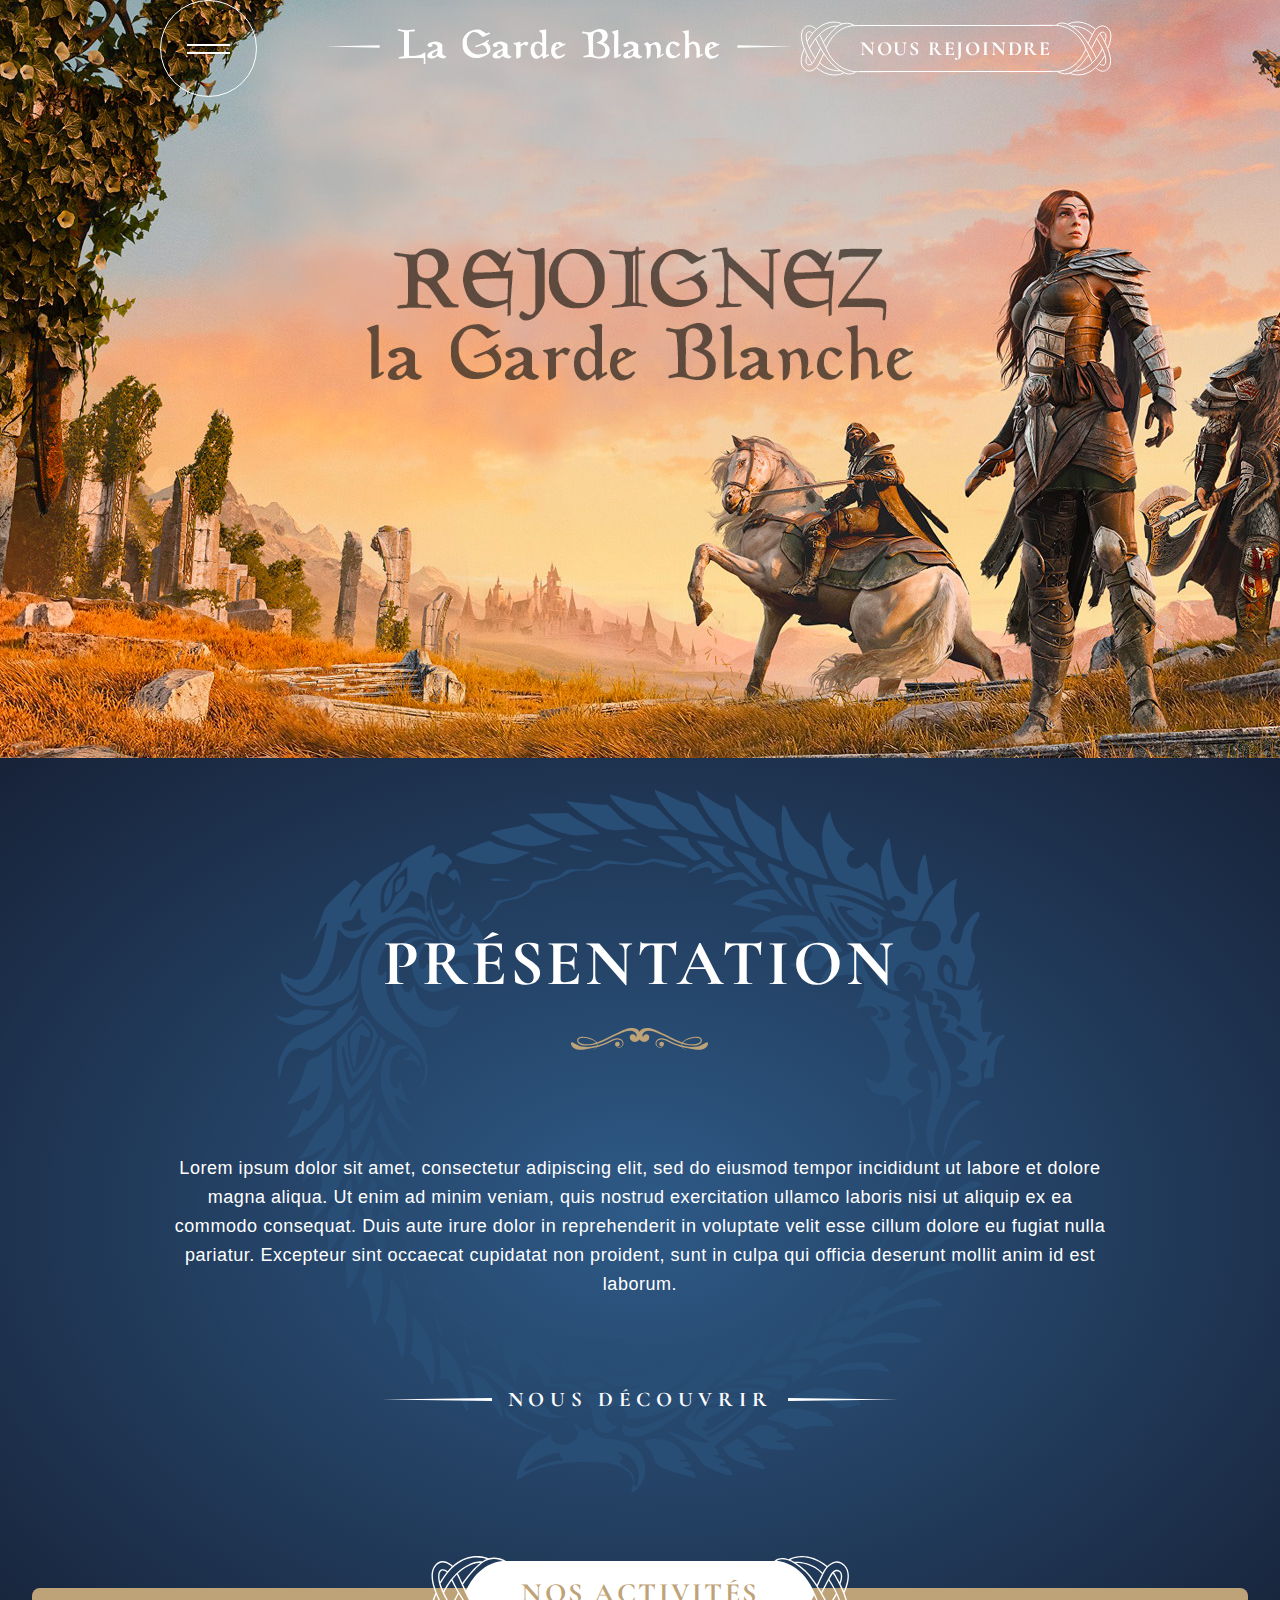
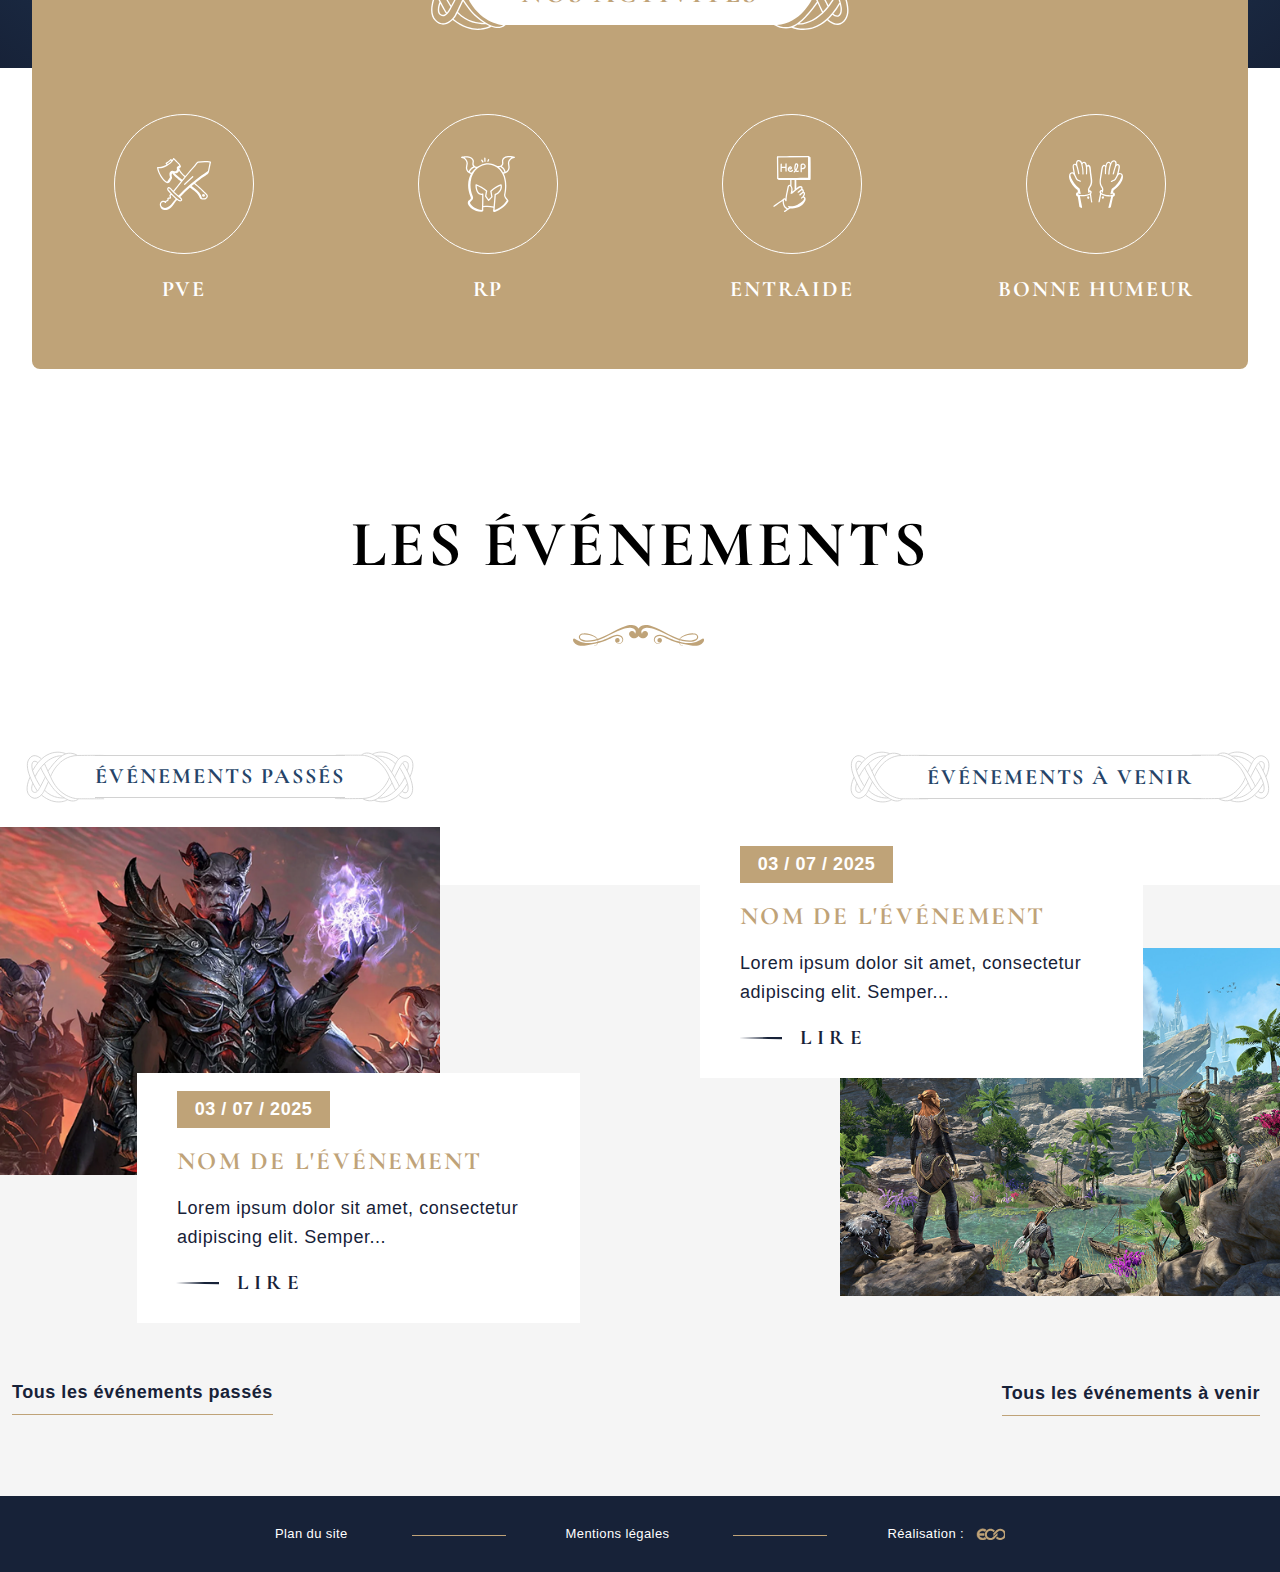
<file: html/index.html>
<!DOCTYPE html>
<html lang="fr">
    <head>
        <meta charset="UTF-8">
        <meta name="viewport" content="width=device-width, initial-scale=1.0">
        <title>La garde blanche</title>
        <link rel="stylesheet" href="../css/style-2.css">
        <link rel="stylesheet" href="../css/responsive.css">
        <link rel="stylesheet" href="../css/menu.css">
        <link rel="preconnect" href="https://fonts.googleapis.com">
        <link rel="preconnect" href="https://fonts.gstatic.com" crossorigin>
        <link href="https://fonts.googleapis.com/css2?family=Cormorant+Garamond:ital,wght@0,300..700;1,300..700&display=swap" rel="stylesheet">
    </head>
    <body>


        <header class="o-header">
            <div class="gs-wrapper">
                <div class="m-header__container">
                    <button id="burgerBtn" class="m-header__btnMenu" aria-label="Ouvrir le menu"aria-expanded="false" aria-controls="menu-overlay" type="button" onclick="openNav()">
                        <span class="m-header__btnTraits">
                            <span class="a-header__btnTrait"></span>
                            <span class="a-header__btnTrait"></span>
                        </span>
                    </button>
                    <div class="m-header__logo">
                        <img class="display-none__desktop" src="../img/headerTitleMobile.svg" alt="">
                        <svg  class="display-none__mobile" height="35" viewBox="0 0 467 35" fill="none" xmlns="http://www.w3.org/2000/svg">
                            <g clip-path="url(#clip0_15_6)">
                                <path d="M98.7276 35C98.7276 34.0421 98.7494 33.0842 98.7857 32.1119V30.4034C98.7857 29.6599 98.6696 29.1953 98.4445 29.0094C98.2849 28.9594 97.8566 28.9308 97.1743 28.9308H95.8025C95.2001 28.9594 94.7355 28.9737 94.4307 28.9737H84.3489L80.6544 29.2525C80.1391 29.3025 78.9052 29.3883 76.9382 29.5098C75.8857 29.5598 75.3196 29.5884 75.2397 29.5884C74.3615 29.5884 73.8679 29.4526 73.7445 29.1738C73.6937 28.9594 73.6647 28.8164 73.6647 28.7378C73.6647 28.3017 73.984 28.03 74.6155 27.9228C74.8478 27.8942 75.4429 27.8585 76.4156 27.8013C77.2067 27.7727 77.7583 27.7155 78.0487 27.6226C78.6003 27.4867 78.9269 27.2365 79.0213 26.8648V3.18117C78.8471 2.95241 78.4987 2.78799 77.9688 2.68076C77.4172 2.57353 76.401 2.36622 74.9203 2.06597C74.5574 1.98734 74.0566 1.89441 73.4251 1.78718C72.9025 1.6299 72.634 1.40829 72.634 1.1295C72.634 0.993671 72.7646 0.800656 73.0187 0.536154C73.1783 0.39318 73.4251 0.314545 73.7445 0.314545C73.8098 0.314545 74.7171 0.45037 76.4518 0.729169C78.1358 0.993671 79.885 1.1295 81.7069 1.1295C83.5287 1.1295 85.0167 1.03656 86.4175 0.850697C87.8329 0.636236 88.566 0.529005 88.6168 0.529005C88.9942 0.529005 89.3644 0.664831 89.7273 0.929332C89.9668 1.1152 90.0902 1.32251 90.0902 1.54412C90.0902 2.11602 89.4587 2.43771 88.1885 2.51634H87.5208C86.7514 2.51634 85.7788 2.54494 84.5884 2.59498C84.2545 2.64502 84.0586 2.81659 84.0005 3.09539L83.9569 23.3691C83.9569 25.0276 84.0949 26.1714 84.3779 26.8148C84.5158 27.1078 84.8933 27.2508 85.532 27.2508C85.7207 27.2508 86.3522 27.2008 87.4337 27.0936C92.8774 26.5503 96.2017 25.8568 97.4139 25.0061C97.4937 24.9561 97.6534 24.806 97.9002 24.5701L98.0816 24.3699C98.43 23.9338 99.1704 23.6622 100.303 23.5549V35H98.7276Z" fill="white"/>
                                <path d="M118.47 29.3883C116.706 29.3883 115.284 29.0023 114.21 28.2373C113.977 28.0515 113.665 27.7798 113.259 27.4224C112.976 27.2365 112.751 27.1436 112.591 27.1436C112.402 27.1436 112.141 27.2508 111.8 27.4653C111.517 27.6654 111.176 27.9371 110.769 28.2802C109.586 29.0737 108.243 29.4741 106.748 29.4741C105.173 29.4741 104.041 29.2668 103.351 28.8593C102.662 28.4447 102.32 27.7369 102.32 26.729C102.32 25.5637 103.01 24.4485 104.382 23.3834C105.325 22.7043 106.363 22.1681 107.496 21.7749C108.345 21.4961 109.513 21.0601 111.009 20.4596C112.112 19.9163 112.664 19.3587 112.664 18.7868C112.664 17.5929 112.192 16.6279 111.248 15.8987C110.479 15.2768 109.601 14.9622 108.599 14.9622C108.41 14.9622 108.04 15.0409 107.488 15.1981C106.886 15.4126 106.581 15.5985 106.581 15.7557C106.581 15.8487 106.777 15.9773 107.169 16.1346C107.576 16.2919 107.771 16.5278 107.771 16.828C107.771 17.0425 107.467 17.2998 106.864 17.6072C106.233 17.9003 105.623 18.0433 105.042 18.0433C104.048 18.0433 103.286 17.6001 102.756 16.7065C102.618 16.5349 102.553 16.299 102.553 16.0131C102.553 15.0552 103.591 14.2045 105.667 13.4467C107.43 12.8248 109.071 12.5102 110.595 12.5102C111.727 12.5102 113.048 12.8462 114.558 13.5253C116.402 14.3331 117.323 15.2696 117.323 16.3276V24.1912C117.323 24.52 117.425 24.8918 117.628 25.3064C117.846 25.7282 118.093 26.0141 118.376 26.1642C119.167 26.536 119.9 26.8076 120.561 26.9792C120.953 27.0864 121.149 27.3152 121.149 27.6726C121.149 27.9943 120.807 28.3589 120.118 28.7663C119.443 29.181 118.891 29.3811 118.463 29.3811L118.47 29.3883ZM112.468 21.5891C111.052 22.1324 109.818 22.7328 108.773 23.3834C107.561 24.1769 106.959 24.8131 106.959 25.2706C106.959 26.5145 107.539 27.1436 108.693 27.1436C109.325 27.1436 109.993 26.9005 110.697 26.4073C111.938 25.5351 112.555 24.2412 112.555 22.5255C112.555 22.2324 112.526 21.925 112.475 21.5891H112.468Z" fill="white"/>
                                <path d="M161.36 12.0169L161.439 11.9741C162.129 11.2949 162.652 10.9589 163.015 10.9589C163.203 10.9589 163.414 11.0376 163.639 11.1948C163.878 11.3807 164.002 11.588 164.002 11.8096C164.002 12.0241 163.711 12.31 163.131 12.6675C162.521 12.9892 162.223 13.2823 162.223 13.5611C162.223 13.6397 162.376 13.8327 162.688 14.1401C164.59 16.0131 165.54 17.8932 165.54 19.7947C165.54 21.6963 165.279 22.8258 164.749 23.4334C163.588 24.7631 162.194 25.7996 160.568 26.5574C158.616 27.4867 157.07 28.0944 155.945 28.3875C154.53 28.7735 152.795 28.9665 150.733 28.9665C147.083 28.9665 143.976 27.7298 141.421 25.2635C138.888 22.8115 137.625 19.8591 137.625 16.4062V12.7032C137.625 10.1154 138.743 7.62765 140.978 5.23999C143.874 2.15175 147.881 0.600487 152.998 0.600487C154.442 0.600487 156.119 1.26532 158.05 2.58782C159.908 3.86029 161.055 4.49652 161.483 4.49652C161.795 4.49652 162.274 4.33925 162.935 4.03186C163.595 3.71732 164.016 3.56719 164.205 3.56719C164.597 3.56719 164.873 3.91748 165.032 4.6252L157.963 8.04943C157.585 7.89215 157.092 7.52757 156.489 6.95567C156.097 6.61254 155.488 6.05494 154.653 5.28288C152.889 3.79595 151.031 3.05249 149.079 3.05249C148.055 3.05249 147.09 3.35273 146.19 3.94607C145.435 4.39644 144.869 4.9183 144.491 5.51879C143.911 6.41952 143.323 7.31311 142.713 8.18525C142.161 9.17892 141.886 10.2083 141.886 11.2663V13.9542C141.886 16.6993 142.873 19.2157 144.854 21.4961C146.959 23.9481 149.471 25.2706 152.388 25.4565C152.766 25.4851 153.201 25.4994 153.702 25.4994C156.722 25.4994 159.327 24.9561 161.519 23.8695L161.599 23.7908C161.723 23.6836 161.824 23.5478 161.904 23.3762C162.013 23.0545 162.064 22.5184 162.064 21.7678C161.904 20.1093 161.243 18.6938 160.082 17.5286C159.11 16.5993 158.115 16.056 157.092 15.8987L150.973 18.2077C150.472 17.8646 150.225 17.4214 150.225 16.8709C150.537 16.8209 151.953 16.3276 154.486 15.3983C157.143 14.4189 158.616 13.8184 158.914 13.604C159.356 13.3252 160.169 12.7962 161.36 12.0098V12.0169Z" fill="white"/>
                                <path d="M183.708 29.3883C181.944 29.3883 180.522 29.0023 179.447 28.2373C179.215 28.0515 178.903 27.7798 178.497 27.4224C178.213 27.2365 177.988 27.1436 177.829 27.1436C177.64 27.1436 177.379 27.2508 177.038 27.4653C176.755 27.6654 176.413 27.9371 176.007 28.2802C174.824 29.0737 173.481 29.4741 171.986 29.4741C170.411 29.4741 169.278 29.2668 168.589 28.8593C167.899 28.4447 167.558 27.7369 167.558 26.729C167.558 25.5637 168.248 24.4485 169.62 23.3834C170.563 22.7043 171.601 22.1681 172.733 21.7749C173.583 21.4961 174.751 21.0601 176.246 20.4596C177.35 19.9163 177.901 19.3587 177.901 18.7868C177.901 17.5929 177.43 16.6279 176.486 15.8987C175.717 15.2768 174.838 14.9622 173.837 14.9622C173.648 14.9622 173.278 15.0409 172.726 15.1981C172.124 15.4126 171.819 15.5985 171.819 15.7557C171.819 15.8487 172.015 15.9773 172.407 16.1346C172.813 16.2919 173.009 16.5278 173.009 16.828C173.009 17.0425 172.704 17.2998 172.102 17.6072C171.47 17.9003 170.861 18.0433 170.28 18.0433C169.286 18.0433 168.524 17.6001 167.994 16.7065C167.856 16.5349 167.79 16.299 167.79 16.0131C167.79 15.0552 168.828 14.2045 170.904 13.4467C172.668 12.8248 174.308 12.5102 175.833 12.5102C176.965 12.5102 178.286 12.8462 179.796 13.5253C181.639 14.3331 182.561 15.2696 182.561 16.3276V24.1912C182.561 24.52 182.663 24.8918 182.866 25.3064C183.084 25.7282 183.331 26.0141 183.614 26.1642C184.405 26.536 185.138 26.8076 185.798 26.9792C186.19 27.0864 186.386 27.3152 186.386 27.6726C186.386 27.9943 186.045 28.3589 185.356 28.7663C184.681 29.181 184.129 29.3811 183.701 29.3811L183.708 29.3883ZM177.705 21.5891C176.29 22.1324 175.056 22.7328 174.011 23.3834C172.799 24.1769 172.196 24.8131 172.196 25.2706C172.196 26.5145 172.777 27.1436 173.931 27.1436C174.563 27.1436 175.23 26.9005 175.934 26.4073C177.175 25.5351 177.792 24.2412 177.792 22.5255C177.792 22.2324 177.763 21.925 177.713 21.5891H177.705Z" fill="white"/>
                                <path d="M201.752 16.7565C201.36 16.7565 200.903 16.5635 200.38 16.1775C199.8 15.7414 199.299 15.4912 198.863 15.4412C198.631 15.4698 198.058 15.8058 197.129 16.4563C196.156 17.1497 195.677 17.5286 195.677 17.6072V27.3795C195.597 27.6869 195.096 28.1087 194.182 28.652C193.187 29.2453 192.367 29.5456 191.736 29.5456C191.329 29.4669 191.133 28.2159 191.133 25.7853C191.133 25.0061 191.162 23.798 191.213 22.161C191.242 20.5311 191.257 19.4159 191.257 18.8154C191.257 18.0576 191.228 17.5 191.177 17.1426C191.032 16.1846 190.415 15.5341 189.34 15.191C188.738 14.9908 188.433 14.6906 188.433 14.2974C188.462 14.0758 188.723 13.9185 189.224 13.8399C189.507 13.8113 189.994 13.7612 190.676 13.6826C191.467 13.5754 192.403 13.3681 193.485 13.0678C194.174 12.8819 194.632 12.789 194.857 12.789C195.358 12.8962 195.604 13.1965 195.604 13.6826C195.604 13.8184 195.59 14.0186 195.561 14.2974C195.51 14.5905 195.481 14.7906 195.481 14.8979C195.481 15.1481 195.59 15.3125 195.808 15.3983C195.858 15.3983 196.548 14.9479 197.869 14.0472C199.284 13.1036 200.199 12.6317 200.62 12.6317C200.917 12.6317 201.433 12.7676 202.173 13.0321C203.037 13.3109 203.509 13.5968 203.588 13.8899C203.32 14.4332 203.073 14.8979 202.841 15.2839C202.289 16.2418 201.934 16.7279 201.767 16.7565H201.752Z" fill="white"/>
                                <path d="M223.266 27.0221C222.932 27.1793 222.373 27.4796 221.611 27.9156L221.146 28.1944L220.196 28.8092C219.223 29.4312 218.686 29.7457 218.577 29.7457C217.887 29.7457 217.532 28.6591 217.503 26.4859C217.314 26.536 216.624 27.0721 215.441 28.0801C214.055 29.2453 212.712 29.8315 211.42 29.8315C210.128 29.8315 208.873 29.181 207.74 27.8799C206.296 26.2214 205.577 23.9267 205.577 20.9957V20.6597C205.686 15.1838 208.292 12.4387 213.394 12.4387L217.372 14.1115C217.343 14.0686 217.321 13.4395 217.292 12.2243C217.241 7.47754 217.031 4.85397 216.668 4.36071C216.45 4.06761 215.957 3.63869 215.173 3.06679C214.403 2.4949 214.019 2.08742 214.019 1.83007C214.019 1.6728 214.745 1.41544 216.203 1.05086C217.778 0.664832 219.107 0.471817 220.181 0.471817C220.921 0.471817 221.292 0.857846 221.292 1.62276C221.292 1.78003 221.277 1.98734 221.248 2.23754C221.197 2.50205 221.168 2.67361 221.168 2.75225V25.5351C221.168 25.9212 221.27 26.1499 221.473 26.2286C222.511 25.578 223.106 25.2563 223.251 25.2563C223.803 25.2563 224.079 25.5566 224.079 26.1499C224.079 26.4716 223.803 26.7504 223.251 27.0078L223.266 27.0221ZM217.307 18.508C217.307 17.55 216.755 16.5707 215.652 15.5627C214.737 14.7263 214.106 14.3117 213.75 14.3117C212.284 14.3117 211.152 14.8836 210.353 16.0202C209.649 16.9996 209.301 18.2721 209.301 19.8376C209.301 21.6248 209.722 23.219 210.556 24.613C211.435 26.1356 212.523 26.9005 213.83 26.9005C214.331 26.9005 215.013 26.5002 215.891 25.7067C216.835 24.8417 217.307 24.0125 217.307 23.219V18.5008V18.508Z" fill="white"/>
                                <path d="M239.575 16.0989C239.241 16.2561 238.857 16.4491 238.421 16.6779C237.289 17.2212 235.569 18.0933 233.246 19.2872C231.141 20.431 230.096 21.2602 230.096 21.7749C230.096 23.2333 230.531 24.4557 231.41 25.4351C232.324 26.5217 233.573 27.065 235.148 27.065C235.859 27.065 236.672 26.7147 237.579 26.0212C238.486 25.3278 239.074 24.9775 239.328 24.9775C239.546 24.9775 239.807 25.2492 240.12 25.7925C239.677 26.3072 238.929 27.0864 237.877 28.123C235.641 29.2096 233.892 29.7529 232.622 29.7529C230.938 29.7529 229.493 29.1309 228.281 27.8799C226.837 26.4359 226.118 24.4485 226.118 21.9322C226.118 21.8536 226.133 21.5819 226.162 21.1172C226.496 15.6771 229.138 12.9606 234.081 12.9606C235.169 12.9606 236.178 13.3252 237.093 14.0543C237.884 14.7192 238.37 15.048 238.545 15.048C238.624 15.048 238.842 14.9551 239.198 14.762C239.553 14.569 239.815 14.4761 239.974 14.4761C240.395 14.4761 240.599 14.7335 240.599 15.2553C240.599 15.4412 240.257 15.7271 239.568 16.1132L239.575 16.0989ZM232.622 14.7835C231.598 14.7835 230.8 16.2347 230.219 19.1442C230.851 18.9083 231.736 18.5151 232.869 17.9718C234.11 17.3999 234.727 17.0639 234.727 16.9567C234.727 16.7994 234.407 16.3991 233.776 15.7629C233.115 15.1123 232.731 14.7906 232.622 14.7906V14.7835Z" fill="white"/>
                                <path d="M280.665 28.4375C278.835 29.1524 276.941 29.5098 274.989 29.5098C273.167 29.5098 270.648 29.088 267.411 28.2373C266.482 28.0014 265.422 27.8799 264.239 27.8799C263.905 27.8799 263.404 27.9085 262.744 27.9585L258.962 28.6162C258.853 28.6162 258.73 28.5018 258.599 28.2802C258.44 28.0944 258.36 27.9085 258.36 27.7226C258.36 27.4939 258.483 27.2937 258.723 27.1078L263.571 25.7567C263.709 25.4922 263.774 24.2341 263.774 21.9751C263.774 19.4659 263.673 16.5492 263.484 13.2108C263.288 9.87234 263.085 7.6777 262.867 6.61254C262.707 5.76185 262.127 5.18995 261.132 4.904C261.024 4.87541 260.131 4.73958 258.447 4.48938C257.532 4.35355 257.075 4.07476 257.075 3.63154C257.075 3.33844 257.191 3.06679 257.416 2.81659C257.576 2.58068 257.852 2.45915 258.244 2.45915C258.432 2.45915 259.107 2.60212 260.261 2.89522C261.314 3.17402 262.33 3.30984 263.31 3.30984C265.023 3.30984 266.431 3.0096 267.534 2.41626C267.897 2.1875 268.565 1.85151 269.538 1.40114C271.853 0.471814 273.74 0.00714874 275.192 0.00714874C276.927 0.00714874 278.48 0.457516 279.837 1.35825C281.376 2.40911 282.305 3.89604 282.646 5.83333C282.697 6.15502 282.726 6.56965 282.726 7.08435C282.726 9.42198 281.47 11.3879 278.966 12.9963C278.763 13.1036 278.473 13.2823 278.095 13.5325C280.048 14.0257 281.673 15.098 282.965 16.7565C284.149 18.2435 284.744 19.759 284.744 21.3103V21.3889C284.715 25.0633 283.357 27.4152 280.665 28.4304V28.4375ZM276.222 15.5627C275.562 15.2982 274.626 14.9622 273.413 14.5476C272.39 14.2188 271.78 13.8756 271.599 13.5325C271.599 13.3037 271.926 13.1036 272.586 12.9177C272.978 12.8105 273.58 12.596 274.408 12.26C276.201 11.395 277.181 10.0296 277.355 8.16381C277.355 6.55535 276.883 5.26859 275.939 4.28207C275.039 3.32414 273.827 2.85233 272.303 2.85233C272.114 2.85233 271.809 2.88092 271.396 2.93096C270.075 3.10253 269.153 3.77451 268.63 4.93975C268.209 5.82618 268.006 7.19159 268.006 9.02165C268.006 9.52921 268.035 10.2941 268.086 11.3307C268.115 12.3672 268.129 13.1321 268.129 13.6183C268.129 15.1695 268.115 16.8924 268.086 18.7939C268.035 20.7169 268.006 21.8964 268.006 22.3325C268.006 24.3199 268.296 25.671 268.877 26.3715C269.588 27.2723 271.055 27.7226 273.261 27.7226C274.996 27.7226 276.404 27.4653 277.485 26.9434C279.3 26.0713 280.215 24.0125 280.215 20.7741V20.1808C280.077 18.1648 278.756 16.6279 276.237 15.5627H276.222Z" fill="white"/>
                                <path d="M295.58 26.443C293.896 27.7441 291.813 28.6234 289.338 29.088C289.193 28.9522 289.113 26.922 289.113 22.9759C289.113 19.0298 289.142 13.318 289.193 6.37663C289.193 5.7547 288.533 4.81822 287.212 3.57435C286.914 3.28125 286.769 3.03819 286.769 2.83803C287.197 2.54493 288.162 2.15176 289.658 1.66564C291.182 1.15094 292.198 0.886436 292.706 0.886436C293.018 0.886436 293.171 0.979369 293.171 1.16524C293.28 1.9087 293.33 3.86744 293.33 7.03431V9.12173L293.25 26.1142C294.513 25.4279 295.276 25.0776 295.537 25.0776C295.98 25.142 296.205 25.3207 296.205 25.6138C296.205 25.8282 295.994 26.0999 295.58 26.4287V26.443Z" fill="white"/>
                                <path d="M314.365 29.3883C312.601 29.3883 311.178 29.0023 310.104 28.2373C309.872 28.0515 309.56 27.7798 309.153 27.4224C308.87 27.2365 308.645 27.1436 308.486 27.1436C308.297 27.1436 308.036 27.2508 307.694 27.4653C307.411 27.6654 307.07 27.9371 306.664 28.2802C305.481 29.0737 304.138 29.4741 302.643 29.4741C301.068 29.4741 299.935 29.2668 299.246 28.8593C298.556 28.4447 298.215 27.7369 298.215 26.729C298.215 25.5637 298.905 24.4485 300.276 23.3834C301.22 22.7043 302.258 22.1681 303.39 21.7749C304.239 21.4961 305.408 21.0601 306.903 20.4596C308.007 19.9163 308.558 19.3587 308.558 18.7868C308.558 17.5929 308.086 16.6279 307.143 15.8987C306.373 15.2768 305.495 14.9622 304.494 14.9622C304.305 14.9622 303.935 15.0409 303.383 15.1981C302.781 15.4126 302.476 15.5985 302.476 15.7557C302.476 15.8487 302.672 15.9773 303.064 16.1346C303.47 16.2919 303.666 16.5278 303.666 16.828C303.666 17.0425 303.361 17.2998 302.759 17.6072C302.127 17.9003 301.518 18.0433 300.937 18.0433C299.943 18.0433 299.18 17.6001 298.651 16.7065C298.513 16.5349 298.447 16.299 298.447 16.0131C298.447 15.0552 299.485 14.2045 301.561 13.4467C303.325 12.8248 304.965 12.5102 306.49 12.5102C307.622 12.5102 308.943 12.8462 310.453 13.5253C312.296 14.3331 313.218 15.2696 313.218 16.3276V24.1912C313.218 24.52 313.32 24.8918 313.523 25.3064C313.741 25.7282 313.987 26.0141 314.271 26.1642C315.062 26.536 315.795 26.8076 316.455 26.9792C316.847 27.0864 317.043 27.3152 317.043 27.6726C317.043 27.9943 316.702 28.3589 316.012 28.7663C315.337 29.181 314.786 29.3811 314.358 29.3811L314.365 29.3883ZM308.369 21.5891C306.954 22.1324 305.72 22.7328 304.675 23.3834C303.463 24.1769 302.86 24.8131 302.86 25.2706C302.86 26.5145 303.441 27.1436 304.595 27.1436C305.227 27.1436 305.894 26.9005 306.598 26.4073C307.84 25.5351 308.457 24.2412 308.457 22.5255C308.457 22.2324 308.428 21.925 308.377 21.5891H308.369Z" fill="white"/>
                                <path d="M335.218 26.5645C335.378 26.5645 335.828 26.2643 336.575 25.671C337.33 25.0991 337.853 24.8131 338.15 24.8131C338.448 24.8131 338.68 25.049 338.818 25.5065C337.904 26.1857 337.091 26.7647 336.372 27.258C334.608 28.4232 333.433 29.0594 332.859 29.1667C332.199 29.1667 331.872 28.9093 331.872 28.3875C331.872 28.2016 331.901 27.9442 331.952 27.6083C332.032 27.2651 332.075 27.0149 332.075 26.8505C332.126 25.9498 332.155 25.1348 332.155 24.4056C332.155 18.4794 331.081 15.5127 328.94 15.5127C328.439 15.5127 327.72 15.7843 326.777 16.3276C326.276 16.6064 325.978 16.921 325.869 17.2641C325.731 17.6501 325.666 18.4937 325.666 19.7876C325.666 19.8662 325.681 20.2022 325.71 20.8027C325.739 21.4103 325.753 21.9465 325.753 22.3969C325.753 27.0507 324.439 29.4741 321.812 29.6599C321.761 29.2739 321.732 28.702 321.732 27.9514C321.732 27.5654 321.747 26.8576 321.776 25.8211V23.3762C321.776 19.6589 321.471 17.45 320.868 16.7494C320.476 16.3133 320.077 15.9702 319.678 15.7128C319.286 15.4984 319.09 15.2053 319.09 14.8192C320.614 13.7684 321.66 13.2465 322.24 13.2465C322.763 13.3538 323.329 13.7541 323.939 14.4618C324.541 15.191 324.919 15.5699 325.049 15.5984C325.71 15.2553 326.428 14.8764 327.212 14.4618C328.773 13.6111 329.898 13.1464 330.587 13.0678C334.1 13.0678 335.871 15.4769 335.9 20.288C335.9 20.9671 335.784 22.068 335.559 23.5907C335.341 25.1991 335.233 26.1857 335.233 26.5574L335.218 26.5645Z" fill="white"/>
                                <path d="M348.189 29.3311C345.605 29.3311 343.674 28.6019 342.411 27.1436C341.359 25.9498 340.836 24.3556 340.836 22.3683C340.836 19.7947 341.467 17.5929 342.738 15.7629C344.233 13.654 346.316 12.596 348.98 12.596C349.844 12.596 350.932 12.8534 352.253 13.3752C353.886 13.9971 354.699 14.7263 354.699 15.5627C354.699 15.9773 353.981 16.6993 352.536 17.7288C352.427 17.7288 352.297 17.6501 352.13 17.4929C352.021 17.3713 351.912 17.2641 351.803 17.1569C350.01 15.3125 348.552 14.3903 347.419 14.3903C346.635 14.3903 345.982 15.0266 345.46 16.299C344.959 17.4643 344.712 18.7439 344.712 20.1379C344.712 22.0609 345.184 23.6336 346.127 24.856C347.18 26.2214 348.697 26.9077 350.671 26.9077C351.302 26.9077 352.05 26.4716 352.907 25.6066C353.763 24.7345 354.249 24.3056 354.373 24.3056C354.532 24.3056 354.707 24.4128 354.895 24.6273C355.128 24.8632 355.236 25.0419 355.236 25.1634C355.236 25.5065 354.518 26.2357 353.073 27.3509C351.39 28.6806 349.756 29.3382 348.181 29.3382L348.189 29.3311Z" fill="white"/>
                                <path d="M374.943 26.0856C375.182 26.057 375.915 25.578 377.128 24.6558C377.628 25.0419 377.875 25.3636 377.875 25.6281C377.875 25.9569 377.57 26.2857 376.968 26.6003C376.576 26.8005 375.973 27.1221 375.153 27.5725C374.682 27.9014 374.21 28.223 373.738 28.5304C373.106 28.9308 372.613 29.1238 372.264 29.1238C371.981 29.1238 371.771 29.0023 371.64 28.7663C371.531 28.5662 371.481 27.9943 371.481 27.0578C371.481 26.6503 371.495 26.0999 371.524 25.4279V24.1912C371.524 21.3674 371.328 19.3301 370.936 18.079C370.356 16.0989 369.209 15.0266 367.503 14.855C367.264 14.855 366.683 15.0766 365.768 15.5127C364.868 15.9487 364.353 16.249 364.23 16.4063C364.179 16.4563 364.15 17.0997 364.15 18.3364C364.15 19.0656 364.179 20.3809 364.23 22.2753C364.259 24.184 364.273 25.5208 364.273 26.2786C364.273 27.165 364.259 27.7798 364.23 28.1087C363.518 28.4947 362.183 29.0523 360.23 29.7815C360.107 29.567 360.049 28.7234 360.049 27.2508C360.049 26.3787 360.085 23.9767 360.15 20.0449C360.201 16.106 360.23 12.9177 360.23 10.4943V9.15748C360.23 6.98427 360.092 5.59743 359.809 4.99694C359.621 4.56087 358.924 3.93893 357.704 3.12398C357.421 2.92382 357.283 2.7594 357.283 2.62357C357.283 2.43771 357.45 2.33047 357.791 2.30188C358.183 2.25184 359.062 2.04453 360.441 1.68709C361.682 1.35825 362.538 1.18668 363.01 1.18668C363.402 1.18668 363.692 1.30106 363.881 1.52267C363.83 4.1248 363.801 6.49816 363.801 8.64992C363.801 12.5889 363.83 14.5833 363.881 14.6405C363.91 14.6119 364.041 14.5047 364.288 14.3188C365.863 13.125 367.343 12.5317 368.73 12.5317C370.116 12.5317 371.531 13.0464 372.932 14.0829C374.29 15.0766 374.972 18.4508 374.972 24.2126V26.0641L374.943 26.0856Z" fill="white"/>
                                <path d="M393.343 16.0989C393.009 16.2561 392.624 16.4491 392.189 16.6779C391.056 17.2212 389.336 18.0933 387.013 19.2872C384.909 20.431 383.863 21.2602 383.863 21.7749C383.863 23.2333 384.299 24.4557 385.177 25.4351C386.092 26.5217 387.34 27.065 388.915 27.065C389.626 27.065 390.439 26.7147 391.347 26.0212C392.254 25.3278 392.842 24.9775 393.096 24.9775C393.314 24.9775 393.575 25.2492 393.887 25.7925C393.444 26.3072 392.697 27.0864 391.644 28.123C389.409 29.2096 387.659 29.7529 386.389 29.7529C384.705 29.7529 383.261 29.1309 382.049 27.8799C380.604 26.4359 379.886 24.4485 379.886 21.9322C379.886 21.8536 379.9 21.5819 379.929 21.1172C380.263 15.6771 382.905 12.9606 387.848 12.9606C388.937 12.9606 389.946 13.3252 390.86 14.0543C391.651 14.7192 392.138 15.048 392.312 15.048C392.392 15.048 392.61 14.9551 392.965 14.762C393.321 14.569 393.582 14.4761 393.742 14.4761C394.163 14.4761 394.366 14.7335 394.366 15.2553C394.366 15.4412 394.025 15.7271 393.335 16.1132L393.343 16.0989ZM386.396 14.7835C385.373 14.7835 384.575 16.2347 383.994 19.1442C384.625 18.9083 385.511 18.5151 386.643 17.9718C387.884 17.3999 388.501 17.0639 388.501 16.9567C388.501 16.7994 388.182 16.3991 387.551 15.7629C386.89 15.1123 386.505 14.7906 386.396 14.7906V14.7835Z" fill="white"/>
                                <path class="display-none__mobile" d="M54.6551 16.1632V18.8368L0 17.5L54.6551 16.1632Z" fill="white"/>
                                <path class="display-none__mobile" d="M412.345 18.8368V16.1632L467 17.5L412.345 18.8368Z" fill="white"/>
                            </g>
                            <defs>
                                <clipPath id="clip0_15_6">
                                    <rect width="467" height="35" fill="white"/>
                                </clipPath>
                            </defs>
                        </svg>
                    </div>
                    <a href="#" class="a-header__linkRegister">Nous Rejoindre</a>
                    <a href="#" class="mobile-display__header"></a>
                </div>
            </div>
        </header>

        <main>
            <div class="gs-wrapper">
                <section class="o-splashScreen gs-wrapper-full"></section>

                <section class="o-presentation gs-wrapper-full">

                    <div class="gs-wrapper">
                        <h2>Présentation</h2>

                        <p class="a-presentation__text">
                            Lorem ipsum dolor sit amet, consectetur adipiscing elit, sed do eiusmod tempor incididunt ut labore et dolore magna aliqua. Ut enim
                            ad minim veniam, quis nostrud exercitation ullamco laboris nisi ut aliquip ex ea commodo consequat. Duis aute irure dolor in reprehenderit in voluptate velit esse cillum dolore eu fugiat nulla pariatur. Excepteur sint occaecat cupidatat non proident, sunt in culpa qui officia deserunt mollit anim id est laborum.
                        </p>

                        <a href="#" class="a-presentation__decouvrir">Nous découvrir</a>
                    </div>
                </section>

                <section class="o-activites gs-wrapper-full">
                    <div class="m-activites__container">

                        <h3>Nos activités</h3>

                        <ul class="m-activites__list">
                            <li class="m-activites__item">
                                <div class="m-activites__img">
                                    <svg width="56" height="54" viewBox="0 0 56 54" fill="none" xmlns="http://www.w3.org/2000/svg">
                                        <path d="M48.7922 40.1357C49.4 39.9215 49.8025 39.2981 49.7282 38.6854C49.6454 38.0102 48.9973 37.5402 48.439 37.584C48.2141 37.3757 47.7153 37.3003 47.2726 37.5477C45.9984 38.2639 47.1005 40.7426 48.7922 40.1357ZM48.4549 38.8359C48.4479 39.0356 48.0003 38.9671 47.9097 38.6978C48.0508 38.8251 48.2478 38.883 48.4549 38.8359Z" fill="white"/>
                                        <path d="M55.4457 3.58389C51.1375 2.99807 46.7951 3.0576 42.5461 3.75919C41.2682 3.96184 39.4638 6.89531 38.6771 7.78513C35.2356 11.5865 32.3481 15.0064 29.3154 18.6641C26.1225 16.0826 24.1505 13.6224 23.1332 10.8815C23.4831 10.2319 24.1217 10.1684 24.534 9.66575C24.9218 9.19302 24.9967 8.35179 24.3384 7.46054C24.2247 6.64766 24.1525 6.85314 17.768 0.196696C17.6244 0.0486891 17.4215 -0.0244873 17.2128 0.00734651C16.6837 0.0829635 16.8669 0.378078 15.6548 2.0936C15.6487 2.09024 15.6452 2.08424 15.6389 2.08109C15.3759 1.94797 15.1613 1.73753 15.0344 1.48865C14.8288 1.08413 14.288 1.02694 13.9924 1.34106C12.6157 2.805 11.0076 4.05024 9.21166 5.04287C8.86482 5.2337 8.77551 5.68807 9.0238 5.99499L9.88821 7.0606C6.93032 8.5406 3.97617 9.84688 0.751345 9.29C0.322467 9.21951 -0.0381945 9.56923 0.00325112 9.97711C0.329707 13.2899 1.84927 16.2174 3.24778 18.7016C4.0276 20.0862 6.8555 24.7116 10.5192 26.1086C10.5879 26.135 10.6594 26.1454 10.73 26.1475C10.7242 26.1581 10.7169 26.1695 10.7112 26.18C11.0038 26.1603 11.3619 26.0882 11.7229 26.0137C12.4447 25.8649 13.0656 25.4193 13.4284 24.7838C14.0567 23.6827 14.7046 22.5609 15.3313 21.4617C15.6379 20.924 15.6541 20.2917 15.4632 19.7038C15.0759 18.5118 15.1674 17.1407 15.6431 15.9635C18.0763 19.0614 21.0938 21.8183 24.8242 24.1697C19.2393 31.07 17.9701 32.8529 16.9506 34.0269C15.3094 32.6887 13.622 29.1456 11.4384 30.3317C10.6937 30.7509 10.3296 31.7241 10.5692 32.6279C10.7354 33.3423 11.1813 33.9004 11.6188 34.447C12.5632 35.5793 13.3599 36.5013 14.1088 37.3276C13.4046 37.6499 12.791 38.3343 12.8252 39.1881C12.8411 39.6007 12.9989 39.972 13.1375 40.3002C13.2377 40.5384 13.3754 40.8633 13.312 40.9468C13.0884 41.2462 11.337 40.6605 10.7888 41.8605C10.4825 42.5341 10.8842 43.2045 10.8473 43.4332C10.7619 43.853 9.67291 43.8577 8.96953 44.413C8.84283 44.5157 8.64793 44.7106 8.47515 44.9534C6.9052 43.971 4.82611 44.4119 3.77963 45.6566C2.77698 46.8381 2.63755 48.611 3.29438 50.0885C3.72601 52.3894 5.5657 54.0216 8.0687 53.9998C9.227 53.9897 10.4935 53.7931 11.548 53.3183C17.1234 50.8074 17.6395 46.4197 20.8447 43.6025C21.874 44.3716 22.8258 45.0905 23.9281 45.1448C25.0073 45.1945 26.1218 44.4673 26.1916 43.3728C26.2625 42.144 25.0942 41.3454 24.0772 40.4431C27.3097 37.0352 30.6738 33.7644 34.1747 30.6536C34.4747 31.1431 37.7242 33.1685 39.4867 34.6714C44.8381 39.2348 43.6073 42.1432 46.1081 42.852C46.5974 43.1486 47.0642 43.088 47.2443 43.1107C48.3458 43.1584 49.6161 43.2174 50.594 42.7188C51.9399 42.0424 53.0887 40.5053 52.6838 38.8847C52.3825 37.6206 51.6975 37.2674 47.9974 33.6317C45.4071 31.0905 43.1901 28.9553 39.5556 26.1104C51.2226 16.7074 52.8905 17.8437 53.9503 14.3313C54.0409 14.1928 55.8193 5.24222 55.9893 4.32847C56.0556 3.97173 55.8074 3.63297 55.4457 3.58389ZM28.4955 19.6552C27.77 20.5408 28.0665 20.1614 26.1839 22.483C22.9986 20.2688 20.2686 17.9289 18.1479 15.6022C18.912 15.7204 19.6733 15.8919 20.4304 15.766C21.6522 15.5626 22.6892 14.5091 22.8446 13.2823C24.3772 16.0502 26.622 18.1449 28.4955 19.6552ZM10.4908 5.77505C11.9218 4.91719 13.2327 3.90265 14.4016 2.74836C14.5439 2.88541 14.7067 3.00107 14.8775 3.10458C13.7841 4.41018 12.4808 5.54048 11.0219 6.43054L10.4908 5.77505ZM10.4891 24.71C6.26236 22.651 2.09042 14.9756 1.38422 10.6522C4.57281 10.9296 7.45915 9.67779 10.3714 8.2461C13.3061 6.80283 15.79 4.49798 17.4449 1.69991C23.2051 7.66315 23.0421 7.45016 23.0698 7.62348C23.0965 7.79092 22.7968 8.0646 22.3876 8.2461L22.2323 8.31431C21.6496 8.56692 20.9248 8.88195 20.631 9.63397C20.3657 10.3111 20.6179 10.9782 20.6785 11.4535C20.8719 12.9296 19.4913 14.1464 18.0368 13.7881C17.4369 13.6412 16.7606 13.1971 15.9328 13.1609C14.3181 13.0886 13.0732 14.6517 12.948 16.157C12.8411 17.4399 13.044 18.8736 13.4806 19.9944C12.3794 21.5696 11.4575 23.1001 10.4891 24.71ZM4.76317 46.471C5.61081 45.4627 7.47435 45.3818 8.2874 46.4603C8.7785 47.1493 9.683 46.59 9.4075 45.8832C9.45499 45.7577 9.62437 45.5234 9.77607 45.4003C10.2278 45.0451 11.843 44.9836 12.108 43.6639C12.2015 43.1189 11.9153 42.5118 11.9511 42.3889C12.2294 42.1912 13.6621 42.6087 14.3389 41.7084C15.0689 40.7473 14.1303 39.7286 14.106 39.1385C14.0948 38.8563 14.4386 38.4428 15.0757 38.3672C16.5112 39.9006 17.9272 41.2371 19.3769 42.4346C16.1659 46.2336 15.3313 47.717 13.6067 49.346C10.1785 52.5597 6.6923 52.2525 5.03202 50.4523C3.99921 49.3402 3.87564 47.5178 4.76317 46.471ZM24.9116 43.2959C24.8916 43.6052 24.4324 43.8921 23.9924 43.8764C23.4296 43.8483 22.8669 43.4828 22.3334 43.1074C18.6841 40.5727 15.4265 37.0195 12.5814 33.6052C12.2408 33.1794 11.9202 32.7775 11.8141 32.3253C11.7091 31.9276 11.8548 31.3818 12.29 31.3818C13.35 31.3818 14.7565 33.9181 16.1098 34.9902C16.5908 35.5847 23.26 41.424 23.0765 41.2619C23.4371 41.581 23.7987 41.901 24.1602 42.2185C24.5434 42.5542 24.9317 42.9453 24.9116 43.2959ZM49.8901 37.2434C50.5045 37.8116 51.2609 38.4424 51.4373 39.1832C51.6719 40.1217 50.8971 41.142 50.0095 41.5877C49.2478 41.9779 47.9434 41.871 46.9729 41.8283C46.7884 41.8208 46.6264 41.6869 46.5963 41.5132C45.8867 37.5774 42.7281 34.6553 39.2732 31.7638C38.1945 30.862 37.0715 29.9862 35.9346 29.128C36.7947 28.3873 37.6633 27.6568 38.5403 26.9365C43.9663 31.1559 46.5871 34.1394 49.8901 37.2434ZM52.8299 13.6202C45.3702 18.9399 41.1754 21.5392 33.6942 28.0852C29.4474 31.7836 25.758 35.3549 22.4267 38.9845C17.8542 34.9131 18.5135 35.5493 17.8382 34.9398C18.7639 33.9553 29.7803 19.5081 39.6372 8.62728C40.1462 8.05144 42.1239 5.18996 42.7523 5.01269C46.6598 4.36734 50.6432 4.28093 54.6033 4.75678C54.0748 7.51302 53.3321 10.9545 52.8299 13.6202Z" fill="white"/>
                                        <path d="M36.6023 18.984L28.2664 26.8159C28.01 27.057 27.9992 27.4592 28.243 27.7135C28.4868 27.9677 28.8917 27.9789 29.1497 27.7371L37.4856 19.9051C37.7419 19.6637 37.7528 19.2618 37.509 19.0076C37.2644 18.7521 36.8594 18.7422 36.6023 18.984Z" fill="white"/>
                                    </svg>
                                </div>
                                <p class="a-activites__title">PVE</p>
                            </li>

                            <li class="m-activites__item">
                                <div class="m-activites__img">
                                    <svg width="54" height="56" viewBox="0 0 54 56" fill="none" xmlns="http://www.w3.org/2000/svg">
                                        <path d="M53.3709 1.93802C53.696 1.92704 53.9636 1.67871 53.9966 1.35521C54.0296 1.03255 53.8188 0.735239 53.5022 0.658376C51.4685 0.170169 46.3946 -0.759788 43.2027 1.16432C42.0039 1.88649 41.1945 2.98454 40.9837 4.17887C40.752 5.51543 41.3145 6.95388 40.9989 7.99921C40.7771 8.73406 40.0862 9.37176 39.1515 9.7054C38.0519 10.0943 36.7729 10.0739 36.3361 10.1178C31.3759 6.75476 25.2955 6.15095 19.2075 9.15817C18.1436 9.61328 17.1891 10.1792 16.2588 10.827C15.6884 10.7564 15.0545 10.6463 14.4591 10.398C13.5405 10.0196 12.8767 9.3498 12.6862 8.61158C12.4153 7.52369 13.0521 6.1934 12.8691 4.79462C12.7167 3.59606 11.9615 2.46339 10.7974 1.68716C7.67324 -0.391522 2.57136 0.320517 0.522474 0.721724C-0.219012 0.868887 -0.151234 1.94894 0.598673 2.00559C3.2927 2.2083 5.63452 4.83938 5.51345 7.53128C5.46 8.92148 4.88777 10.2245 4.85984 11.752C4.80058 14.6112 6.99643 17.3389 9.86843 17.9994C6.13061 24.8032 6.40276 33.1047 9.32563 40.1524C9.66789 40.9776 10.0477 41.912 9.68493 42.7286C9.30473 43.5842 8.27865 43.9242 7.62054 44.5913C6.82109 45.4015 6.62943 46.6735 6.90893 47.7758C7.73987 51.0528 13.5256 55.9286 20.524 55.7504C22.6868 55.6951 22.3802 54.5228 22.2247 52.3827C22.2408 52.0479 22.256 51.7103 22.2703 51.3698C25.6037 50.8356 28.8433 50.937 32.4192 51.6829C32.0244 55.1673 31.9809 55.1623 32.1464 55.5006C32.3213 55.8583 32.7602 56.0241 33.1583 55.9972C33.5564 55.9701 34.0494 55.8209 34.4351 55.7184C36.7932 55.092 38.551 53.8 40.7686 52.2771C42.9862 50.754 45.5705 48.2991 46.971 46.0052C47.4269 45.2585 47.6421 44.6466 47.1853 43.8998C47.0536 43.4199 43.9863 40.654 44.3652 38.8669C46.1044 30.6742 45.5314 23.3341 42.7244 17.586C45.8894 17.3808 48.6062 14.596 48.6822 11.4944C48.7201 9.92968 48.21 8.62774 48.2081 7.24325C48.2174 4.55389 50.6778 2.02502 53.3709 1.93802ZM39.4089 10.9787C39.4356 10.9969 39.455 11.022 39.4851 11.0366C41.5031 12.0172 42.8635 13.7927 43.4372 16.1684C42.637 16.3673 42.328 16.2736 42.0504 16.3249C40.9216 14.3655 39.5107 12.6737 37.8951 11.2996C38.4022 11.2396 38.91 11.1383 39.4089 10.9787ZM14.8729 11.8897C13.1939 13.2919 11.7445 14.9646 10.5734 16.8095C10.0246 16.7369 9.48231 16.5578 8.97126 16.2872C8.96411 16.1526 8.92009 16.0228 8.83653 15.9178C9.66371 13.8302 11.4853 12.1269 13.6258 11.4386C13.9436 11.5969 14.2244 11.7262 14.8729 11.8897ZM6.16029 11.7773C6.183 10.5116 6.75839 9.02686 6.8122 7.58533C6.92142 5.17893 5.52615 2.86882 3.49335 1.63057C5.59557 1.47431 8.2896 1.57735 10.0752 2.76662C10.9134 3.32493 11.4755 4.14424 11.5797 4.96101C11.7847 6.53929 10.4653 8.58719 12.3589 10.5278C10.2523 11.4591 8.55815 13.2033 7.6852 15.3371C6.6319 14.2789 6.13497 12.9816 6.16029 11.7773ZM22.3204 50.0519C22.4519 46.2855 22.4837 42.2259 22.4074 38.0721C22.4032 37.8643 22.2999 37.6708 22.1289 37.5518C21.9587 37.4327 21.7403 37.4031 21.5438 37.4715C19.7997 38.0771 17.8186 36.8076 16.9846 35.2881C16.1829 33.8252 15.7257 31.7313 15.7672 29.8443C18.7296 31.0961 21.9274 32.994 24.8957 35.2653C24.6925 36.0897 24.5554 36.9453 24.4216 37.7773C24.2887 38.6 24.1642 39.3779 23.9923 39.9894C23.939 40.1769 23.9737 40.3788 24.0863 40.5384C24.3682 40.9363 24.6595 41.3738 24.9584 41.8206C25.6551 42.8646 26.3756 43.9449 27.1173 44.7735C27.2367 44.9069 27.406 44.9847 27.5847 44.9897C27.7658 44.9965 27.9369 44.9255 28.063 44.7988C28.5854 44.2752 29.1645 43.6569 29.7436 43.0377C30.3125 42.4296 30.8823 41.8206 31.3946 41.3071C31.5546 41.1466 31.6198 40.9143 31.5656 40.6947C31.37 39.9007 31.2066 38.9226 31.0491 37.9766C30.9094 37.1396 30.7655 36.2772 30.5953 35.5153C33.6255 32.5785 36.5616 30.6569 39.541 29.6644C39.7738 31.271 39.4241 32.956 38.5775 34.196C38.0466 34.9722 36.1578 37.523 34.1258 37.7815C33.816 37.8212 33.5781 38.0746 33.5586 38.3854C33.3904 41.1514 32.941 47.0777 32.5655 50.3902C28.9698 49.6523 25.6874 49.5443 22.3204 50.0519ZM45.7901 44.1696C43.6049 48.4156 39.0525 52.0637 33.678 53.8965C34.1137 47.2584 34.4103 45.5221 34.826 38.964C37.0849 38.3702 38.9289 35.9841 39.6519 34.9274C40.822 33.2145 41.2114 30.8182 40.6687 28.6728C40.5791 28.3186 40.2112 28.1059 39.8593 28.2083C36.3457 29.2109 32.9321 31.3824 29.4219 34.8463C29.2593 35.0068 29.1933 35.2408 29.2475 35.4629C29.4447 36.2594 29.6081 37.2401 29.7665 38.1895C29.9053 39.0265 30.0492 39.8872 30.2194 40.6491C29.7665 41.1119 29.2796 41.6322 28.7928 42.1525C28.4025 42.5698 28.0122 42.9871 27.6397 43.3739C27.1046 42.6965 26.5653 41.8882 26.0404 41.1018C25.7965 40.7361 25.5569 40.3763 25.3233 40.0384C25.474 39.4226 25.5866 38.7199 25.7051 37.9825C25.8566 37.0424 26.0124 36.0711 26.2605 35.1901C26.3316 34.9367 26.2419 34.6664 26.0344 34.5043C22.5988 31.8259 18.8261 29.6222 15.4124 28.3003C15.2236 28.2277 15.0137 28.2471 14.8401 28.3502C14.6674 28.4549 14.5531 28.6331 14.5311 28.8333C14.2712 31.1603 14.7986 34.0042 15.8434 35.9106C16.8272 37.7021 18.9666 39.1498 21.1205 38.8939C21.2018 44.2591 21.1044 49.4512 20.8386 54.003C16.0999 53.3982 10.5891 50.6033 8.90765 46.6672C9.57467 45.6627 11.3402 44.2403 11.8133 43.1163C12.1901 42.2176 12.1757 41.1989 11.7727 40.2496C6.28016 27.2796 10.6722 11.2407 24.5596 8.73152C31.0906 7.5507 37.995 11.2427 41.3426 17.711C44.9663 24.7173 44.2949 32.9366 43.0935 38.5983C42.6795 40.5469 44.5099 42.7033 45.7901 44.1696ZM46.9076 7.24156C46.9093 8.67434 47.4143 10.165 47.3818 11.4623C47.3431 13.0857 46.3287 14.7663 44.6515 15.6893C44.0373 13.3137 42.7221 11.4645 40.8036 10.2888C43.3777 8.43638 41.9861 6.00862 42.2646 4.40186C42.4103 3.57832 42.997 2.80378 43.8758 2.27503C45.7012 1.17361 48.4062 1.19219 50.4983 1.43883C48.4164 2.5884 46.9153 4.83432 46.9076 7.24156Z" fill="white"/>
                                        <path d="M20.3577 3.6535C20.0605 3.85452 19.9826 4.25827 20.1841 4.55474L21.2771 6.16126C21.4024 6.34539 21.6073 6.44506 21.8156 6.44506C22.3295 6.44506 22.6485 5.86531 22.3524 5.43148L21.2611 3.82665C21.0587 3.53018 20.6549 3.45332 20.3577 3.6535Z" fill="white"/>
                                        <path d="M23.1931 2.08921L23.2998 5.24904C23.3116 5.59957 23.6003 5.87577 23.95 5.87577H23.972C24.331 5.8631 24.6121 5.56325 24.6002 5.20512L24.4935 2.04529C24.4646 1.17221 23.165 1.23975 23.1931 2.08921Z" fill="white"/>
                                        <path d="M27.0022 3.4871L26.324 4.95426C26.1238 5.38733 26.4434 5.87492 26.9141 5.87492C27.1596 5.87492 27.395 5.73556 27.5042 5.49821L28.1824 4.03106C28.3331 3.70502 28.1909 3.31986 27.8649 3.17036C27.5372 3.0217 27.152 3.16191 27.0022 3.4871Z" fill="white"/>
                                    </svg>
                                </div>
                                <p class="a-activites__title">RP</p>
                            </li>

                            <li class="m-activites__item">
                                <div class="m-activites__img">
                                    <svg width="46" height="69" viewBox="0 0 46 69" fill="none" xmlns="http://www.w3.org/2000/svg">
                                        <path d="M9.53473 19.7349H9.55078C9.9824 19.7349 10.3364 19.3879 10.3452 18.9527L10.4239 14.9105C12.0599 14.922 12.9354 14.8634 14.8243 14.8697C14.8324 16.1823 14.8496 17.4293 14.8788 18.6306C14.8897 19.0638 15.2432 19.4087 15.6732 19.4087H15.6934C16.1323 19.3973 16.479 19.0316 16.4687 18.5911C16.4045 15.9712 16.3916 13.1746 16.4288 9.7911C16.4335 9.35063 16.0816 8.99015 15.6427 8.98495C15.6396 8.98495 15.6365 8.98495 15.6339 8.98495C15.1987 8.98495 14.8436 9.33608 14.839 9.77448C14.8253 11.0199 14.8208 12.1662 14.8207 13.2743C13.1192 13.2671 12.0502 13.3238 10.455 13.3122L10.5196 9.99575C10.5279 9.55528 10.1791 9.19065 9.74019 9.18233C9.73502 9.18233 9.72984 9.18233 9.72415 9.18233C9.29252 9.18233 8.93853 9.52931 8.92973 9.96458L8.75532 18.9215C8.74704 19.362 9.09586 19.7266 9.53473 19.7349Z" fill="white"/>
                                        <path d="M20.3906 19.6788C21.8605 20.0419 23.5129 19.3565 24.2949 18.025C24.5179 17.6458 24.3922 17.1565 24.0139 16.9321C23.6376 16.7098 23.1485 16.8345 22.9255 17.2147C22.5099 17.9221 21.5602 18.3231 20.7673 18.1289C19.9724 17.9346 19.3151 17.1399 19.2706 16.3202C19.2261 15.5006 19.7933 14.6383 20.5619 14.3589C20.8874 14.2405 21.2119 14.3069 21.2512 14.388C21.3449 14.5812 21.3268 14.8471 21.2212 15.0154C21.1467 15.085 20.7906 15.2014 20.3062 15.165C19.8725 15.1214 19.4833 15.4538 19.4466 15.8922C19.4098 16.3317 19.7343 16.7171 20.1717 16.7545C21.008 16.8272 22.07 16.636 22.5441 15.8974C22.9612 15.2461 23.015 14.3797 22.6812 13.6909C22.1999 12.6967 20.9531 12.5201 20.02 12.8588C18.5828 13.3824 17.6 14.8742 17.6828 16.4075C17.7667 17.9398 18.9053 19.3152 20.3906 19.6788Z" fill="white"/>
                                        <path d="M26.2491 20.2502C26.6983 19.8907 27.1201 19.4991 27.5124 19.0794C27.9596 19.4233 28.4874 19.6663 29.0355 19.7671C29.7973 19.9115 30.5405 19.7619 31.1269 19.3526C31.4871 19.1012 31.5761 18.6036 31.3256 18.2421C31.0751 17.8795 30.5788 17.7923 30.2191 18.0416C29.9174 18.2535 29.566 18.2442 29.3238 18.1985C29.0412 18.1465 28.7628 18.0208 28.5226 17.8452C29.6633 16.2527 30.4277 14.389 30.7066 12.4433C30.8039 11.7649 30.8629 10.885 30.4562 10.0944C30.0043 9.21766 28.8756 8.56734 27.8385 9.04729C26.9949 9.43685 26.4768 10.6409 26.349 11.072C26.0115 12.2002 25.9267 12.972 25.8356 14.0202C25.7595 14.8908 25.758 16.4709 26.4877 17.8411C26.1099 18.2608 25.699 18.6504 25.2575 19.0036C24.9144 19.2778 24.858 19.7796 25.1317 20.1245C25.4029 20.4658 25.9028 20.5277 26.2491 20.2502ZM27.4192 14.1594C27.5046 13.1808 27.5776 12.5149 27.8721 11.5291C27.9963 11.1115 28.3399 10.5837 28.503 10.4975C28.5216 10.4882 28.5439 10.484 28.5687 10.484C28.7126 10.484 28.9398 10.6242 29.0433 10.8258C29.2436 11.2154 29.1965 11.7732 29.1333 12.2158C28.9217 13.6888 28.3907 15.1079 27.6025 16.3639C27.4156 15.7208 27.3494 14.9614 27.4192 14.1594Z" fill="white"/>
                                        <path d="M34.3325 20.1432C34.7719 20.1421 35.1264 19.7837 35.1249 19.3422L35.115 16.3857C37.637 16.6194 39.2501 15.3406 39.7542 13.8821C40.3406 12.1867 39.5539 10.2565 37.963 9.48776C36.9569 9.00158 35.5358 9.08572 34.5835 9.68825C33.8885 10.1287 33.5065 10.7894 33.5091 11.5488L33.535 19.3485C33.5377 20.1241 34.4389 20.1906 34.3325 20.1432ZM37.2742 10.9255C38.1338 11.3411 38.5727 12.4329 38.2523 13.3585C37.9475 14.2394 36.8643 14.9967 35.1098 14.7807L35.099 11.5426C35.0946 10.8677 36.5047 10.5521 37.2742 10.9255Z" fill="white"/>
                                        <path d="M45.393 1.15175C45.0357 0.980408 44.4957 0.533251 44.0835 0.26984C44.0728 0.257958 44.0685 0.241921 44.057 0.230623C43.9085 0.0831074 43.7072 0 43.4981 0C43.4965 0 43.495 0 43.4934 0C2.88547 0.330972 5.03845 0.0161011 4.59795 0.467479C4.44942 0.619151 4.36765 0.823803 4.37023 1.03677C4.75829 29.6441 4.69132 27.9094 4.76098 28.1236L4.80031 28.2461C4.9064 28.5765 5.21227 28.7999 5.55695 28.7999H5.56781L5.57454 28.7998L6.23731 29.3073C6.41729 29.5217 6.68233 29.6475 6.96154 29.652C11.746 29.7275 16.2376 29.6164 20.787 29.543V35.5666C19.7024 35.21 18.6266 35.7918 18.0503 36.7314C17.4981 37.6314 17.6072 37.9853 16.4868 42.9884C15.7868 46.1135 15.076 49.3228 14.8434 52.5305C13.7978 51.7298 12.4988 52.1959 11.8483 53.2631C10.7153 53.8868 4.57484 58.4041 0.351046 61.2585C-0.0132996 61.5047 -0.109561 62.0002 0.135751 62.3659C0.384769 62.7362 0.881276 62.8251 1.23914 62.582C5.64336 59.6059 7.16104 58.3735 11.3768 55.4921C11.4177 57.403 11.669 59.3861 12.3631 61.1151C13.1334 63.0342 14.5229 64.7645 16.407 65.5817C15.2631 66.3656 14.0642 67.2091 13.5472 67.5144C13.1689 67.7388 13.0431 68.2271 13.2662 68.6073C13.4897 68.9885 13.9782 69.1119 14.3546 68.8898C14.8038 68.6239 15.6386 68.0473 16.5225 67.4375C18.8977 65.7963 18.6812 66.0434 18.8415 65.8117C19.5074 65.6186 20.052 65.201 20.3718 64.6403C21.496 64.7507 23.0847 64.6251 23.7722 64.5884C26.1173 64.4631 28.4625 64.0823 30.6717 63.2654C37.8026 60.6283 40.8218 53.3615 39.5187 51.8551C39.4422 50.8749 38.7475 50.2604 37.7552 50.0176C38.1547 49.4104 38.3777 48.7926 38.6162 48.3602C39.5921 46.5897 39.0285 44.7432 37.5657 44.081C37.9972 42.4818 37.1208 41.105 35.8931 40.6295C36.5275 38.7498 35.2575 36.9273 33.3942 37.0732C31.4727 37.2111 29.8552 38.6783 28.3644 39.9212C28.3366 36.4466 28.3088 32.9721 28.2809 29.4976C33.6763 29.5363 32.1609 29.609 44.9886 29.5168C45.5062 29.5131 45.9539 29.1066 45.9561 28.5871C45.9921 19.7615 46.0697 10.9823 45.8571 2.21981C45.8483 1.85453 45.7215 1.30927 45.393 1.15175ZM42.7073 1.60086L42.832 26.7003C29.299 26.8832 20.1197 27.0072 6.30375 27.1938L5.97046 1.81901L42.7073 1.60086ZM26.186 29.4908C26.2108 42.2336 26.1359 41.3954 26.2377 41.6914C22.8296 44.5513 24.297 43.3493 23.3561 44.1415C23.804 41.2908 24.1471 39.2464 22.3581 36.8361C22.3909 36.5656 22.3706 32.5853 22.3769 29.5207C23.6357 29.5038 24.9045 29.4932 26.186 29.4908ZM33.5081 38.6647C34.2985 38.6115 34.64 39.403 34.3853 40.1326C34.0082 41.2144 31.9296 42.561 30.1016 43.9607C29.7523 44.2277 29.685 44.7284 29.9516 45.0796C30.217 45.4297 30.7165 45.4961 31.0653 45.2302C33.1099 43.6676 34.1211 43.0154 34.9958 42.0502C35.5457 42.0996 36.0062 42.6093 36.0683 43.0019C36.2635 44.2298 35.5936 44.289 32.1894 47.2404C31.6298 47.725 31.9792 48.6418 32.7095 48.6418C33.087 48.6418 33.1323 48.5209 34.2067 47.6143C35.977 46.137 36.121 46.0744 36.7298 45.4863C37.3802 45.5901 37.8374 46.4772 37.225 47.5873C36.8753 48.2216 36.5719 49.1128 36.178 49.4521C35.5636 49.9843 35.0584 50.605 34.3811 51.0924C33.7543 51.5459 34.0784 52.5385 34.8459 52.5385C35.0069 52.5385 35.1688 52.4896 35.3096 52.3889C35.6696 52.1288 35.975 51.8481 36.261 51.5734C37.0039 51.4212 37.5405 51.5577 37.7922 51.7354C37.9185 51.8248 37.9439 51.9016 37.9454 52.0045C37.9651 53.4848 36.7271 55.255 34.3501 57.1374C32.3048 58.7549 31.9906 59.0042 29.817 59.9215C25.6917 61.6637 22.1864 62.1976 19.1035 61.5525C18.2255 61.3663 17.7514 62.5776 18.5672 63.0238C18.6491 63.0909 18.7447 63.1436 18.853 63.1741C19.0033 63.217 19.1451 63.521 19.0621 63.758C18.957 64.0561 18.5999 64.2971 18.1931 64.3428C17.1262 64.4754 14.9599 63.3147 13.838 60.5189C12.95 58.3067 12.8407 55.0727 13.0819 54.3585C13.1896 54.0417 13.4106 53.7903 13.6316 53.7331C13.8644 53.6749 14.2836 54.0344 14.766 55.2353C14.7763 55.2608 14.797 55.2776 14.8095 55.3015C14.9099 55.6282 15.2009 55.869 15.5568 55.869H15.5728C16.0117 55.8607 16.3605 55.496 16.3522 55.0556C16.2498 49.7888 17.9469 44.3112 18.9565 39.0293C19.0559 38.5078 19.1583 37.9687 19.4042 37.5667C19.5998 37.2477 19.9139 37.0535 20.1618 37.0535C20.4175 37.0711 20.7234 37.3049 21.0463 37.7308C22.4638 39.5997 22.2097 41.2078 21.8578 43.433C21.7113 44.3633 21.7234 44.716 21.3874 45.3684C21.2823 45.4743 21.2342 45.5865 21.2031 45.7527C21.0613 46.4884 21.9185 47.0008 22.4618 46.5402C22.7099 46.3945 23.6842 45.9212 23.9067 45.7465C24.5968 45.2091 25.182 44.6427 25.8242 44.1093C25.8242 44.1093 31.8935 38.7808 33.5081 38.6647Z" fill="white"/>
                                    </svg>
                                </div>
                                <p class="a-activites__title">Entraide</p>
                            </li>

                            <li class="m-activites__item">
                                <div class="m-activites__img">
                                    <svg width="63" height="56" viewBox="0 0 63 56" fill="none" xmlns="http://www.w3.org/2000/svg">
                                        <path d="M25.7479 39.521C26.437 38.7271 26.6339 37.7346 26.3386 36.8414C26.0432 35.849 24.7634 35.1543 23.7789 35.2536C23.582 33.4672 24.468 32.574 25.2556 31.2838C28.2091 26.5202 26.8308 22.1535 26.3386 17.886C25.3541 9.35109 25.4525 8.55715 24.9603 7.56472C23.9758 5.57986 22.4991 4.78591 21.0224 6.27456C19.9394 1.21316 16.986 1.11392 15.2139 3.19802C14.9186 2.40408 14.4263 1.61013 13.8356 1.01467C12.7527 0.0222408 10.7837 -0.473975 9.50391 0.617699C8.32253 1.61013 8.12563 3.19802 8.22408 4.68667C6.15666 3.59499 3.89235 4.68667 4.28615 8.45791C4.48304 10.145 4.87684 12.6261 5.27063 14.8095C2.90787 13.4201 -1.03006 15.1072 0.249767 21.2603C1.1358 25.9247 5.86132 31.9785 9.99615 34.9558C9.99615 35.0551 10.3899 37.4369 10.2915 37.5361C10.193 37.7346 9.30701 37.7346 9.11011 37.9331C7.33804 39.4218 8.12563 42.0021 10.193 42.5975C10.8822 46.468 11.4729 50.4377 12.0636 54.3082C12.2605 55.3007 13.1465 55.4992 14.131 55.6976C14.6232 56.0946 15.5093 55.6976 15.3124 55.0029L12.7527 42.2998C16.7891 42.4983 20.4317 42.2998 24.2712 40.5134C24.2712 40.5134 24.3696 40.5134 24.3696 40.4142L25.7479 49.0483C25.8463 49.4453 26.1417 49.6438 26.437 49.6438C26.9293 49.6438 27.2246 49.2468 27.1261 48.7506C26.6339 45.2771 25.8463 39.8187 25.7479 39.521ZM11.276 40.4142C10.7837 40.1165 10.7837 39.3225 11.0791 39.2233C11.3744 39.124 11.8667 39.4218 12.162 39.3225C12.3589 40.315 13.9341 40.0172 13.5403 38.8263L12.5558 33.8642C12.5558 33.6657 12.4574 33.5664 12.2605 33.3679C4.38459 27.4133 1.1358 18.3822 1.82494 16.7943C2.12028 16.0004 3.10477 15.6034 4.08925 15.8019C5.86132 16.1989 7.14115 21.161 8.61787 22.9474C9.79925 24.3368 11.5713 24.4361 12.6543 25.3292C12.9496 25.627 13.4418 25.5277 13.7372 25.23C14.0325 24.9323 13.9341 24.4361 13.6387 24.1383C12.3589 23.2451 10.5868 23.0466 9.79925 22.0542C8.91322 20.9625 8.32253 18.9777 7.43649 17.489C7.43649 17.2905 6.35356 13.6185 5.66442 8.16018C5.36908 5.48061 6.8458 5.18288 7.92873 6.27456C9.11011 7.46548 10.3899 14.4125 10.6853 16.0004C10.7837 16.3974 11.1775 16.6951 11.5713 16.5958C11.9651 16.4966 12.2605 16.0996 12.162 15.7027C11.8667 13.9163 10.5868 8.25942 9.8977 6.57229C9.8977 5.87758 9.01167 2.70181 10.2915 1.61013C10.9806 1.21316 12.162 1.51089 12.7527 2.10635C13.5403 2.80105 13.9341 3.99197 14.2294 5.08364C15.3124 8.75564 15.8046 12.4276 15.6077 16.1989C15.6077 16.5958 15.903 16.9928 16.2968 16.9928C16.6906 16.9928 16.986 16.6951 16.986 16.2981C17.0844 12.6261 16.6906 8.95412 15.7061 5.38137C16.0999 3.09878 18.2658 2.50332 19.2503 5.97683C20.1363 9.15261 19.9394 12.6261 19.7425 16.0004C19.7425 16.3974 20.0379 16.7943 20.4317 16.7943C20.8255 16.7943 21.1208 16.4966 21.1208 16.0996C21.2193 13.817 21.4161 11.2367 21.1208 8.75564C21.5146 7.26699 22.4006 6.3738 23.3851 8.35866C23.7789 9.05336 23.6805 9.25185 24.6649 18.1837C25.1572 22.6497 26.437 26.4209 23.7789 30.6884C21.1208 34.9558 22.3022 34.6581 22.4991 37.8339C22.696 38.8263 24.1727 38.5286 23.9758 37.5361C23.7789 36.7422 23.8774 37.0399 23.8774 36.9407C24.1727 36.9407 24.6649 37.2384 24.7634 37.4369C25.8463 40.4142 13.4418 41.8036 11.276 40.4142Z" fill="white"/>
                                        <path d="M22.1053 42.2998C21.5146 42.3991 21.1208 42.9945 21.1208 43.7885C21.2193 44.8801 21.8099 45.3763 22.4991 45.3763C23.4836 45.3763 23.8774 44.3839 23.582 43.4907C23.2867 42.4983 22.5975 42.2006 22.1053 42.2998Z" fill="white"/>
                                        <path d="M57.9405 15.4049C58.5312 13.2216 59.0234 10.8397 59.3187 9.05336C59.9094 5.38137 57.6451 4.09121 55.5777 5.18288C55.7746 3.69424 55.6762 2.10635 54.4948 1.11392C53.2149 0.0222408 51.246 0.31997 50.163 1.3124C49.4739 1.90786 48.9817 2.60256 48.6863 3.39651C46.9143 1.21316 43.9608 1.21316 42.5825 6.27456C41.1058 4.68667 39.6291 5.38137 38.5462 7.36623C37.7586 8.75564 37.2663 14.4125 36.2818 19.7716C34.5098 29.299 37.1679 30.0929 38.2508 33.0702C38.5462 33.8641 38.5461 34.4596 38.4477 35.1543C37.4632 34.9558 36.1834 35.6505 35.7896 36.5437C35.4943 37.4369 35.5927 38.4293 36.2818 39.2233C36.1834 39.521 35.2974 44.0862 34.4113 48.5521C34.3129 48.9491 34.6082 49.3461 35.002 49.4453C35.3958 49.5446 35.7896 49.2468 35.888 48.8499L37.5617 40.315C41.2043 42.2006 45.0437 42.6968 49.1786 42.6968L46.0282 55.2014C45.8313 55.7969 46.7174 56.2931 47.2096 55.7969C47.5049 55.7969 47.8003 55.6976 48.2925 55.3999C48.5879 55.2014 48.8832 54.9037 48.8832 54.5067C49.7693 50.6362 50.5568 46.7658 51.4429 42.9945C52.6243 42.6968 53.5103 41.7044 53.6087 40.5134C53.6087 39.7195 53.3134 38.9255 52.7227 38.3301C52.5258 38.1316 51.6398 38.0324 51.5413 37.8339C51.4429 37.7346 52.0336 35.452 52.0336 35.3528C56.2668 32.6732 61.3862 26.9171 62.5675 22.2527C62.9613 20.7641 63.2567 18.6799 62.666 17.3898C61.9768 15.4049 59.6141 14.611 57.9405 15.4049ZM37.2663 36.9407C37.3648 36.7422 37.857 36.5437 38.1524 36.5437C38.1524 36.643 38.2508 36.3452 38.0539 37.1392C37.857 38.1316 39.2353 38.4293 39.5306 37.5361C40.2198 34.7573 40.5151 33.5664 38.8415 30.8869C36.5772 27.1156 36.971 24.2376 37.7586 19.9701C38.8415 14.4125 39.2353 9.15261 39.9244 8.06093C41.2043 5.77834 42.1887 8.06093 42.1887 8.35866C42.0903 10.145 41.7949 10.542 41.8934 15.9011C41.8934 16.2981 42.1887 16.5958 42.5825 16.5958C42.9763 16.5958 43.2717 16.2981 43.2717 15.8019C43.1732 12.4276 43.1732 9.05336 44.1577 5.87758C45.3391 2.10635 47.8003 3.79348 47.7018 5.08364C46.422 9.35109 45.9298 13.1223 45.8313 16.2981C45.8313 16.6951 46.1267 17.0921 46.5205 17.0921C46.9143 17.0921 47.2096 16.7943 47.308 16.3974C47.4065 12.6261 47.9972 8.85488 49.277 5.28213C49.6708 4.19045 50.0646 3.09878 50.9506 2.40408C51.6398 1.80862 52.7227 1.61013 53.4118 2.20559C55.2824 3.89272 52.6243 9.15261 50.9506 16.0996C50.8522 16.4966 51.1475 16.8936 51.5413 16.9928C51.9351 17.0921 52.3289 16.7943 52.4274 16.3974C53.018 14.0155 53.7072 11.5344 54.3963 9.15261C54.6917 8.16018 54.987 7.26699 55.5777 6.77077C56.6606 5.6791 58.1374 6.07607 57.7436 8.75564C56.8575 14.1148 55.6762 17.6875 55.5777 17.9852C54.6917 19.3746 54.0025 21.4588 53.0181 22.4512C52.132 23.3444 50.4584 23.4436 49.0801 24.436C48.7848 24.7338 48.6863 25.1308 48.9817 25.5277C49.277 25.8255 49.6708 25.9247 50.0646 25.627C51.246 24.7338 52.9196 24.7338 54.1994 23.4436C55.6762 21.7565 57.2513 16.7943 59.0234 16.4966C60.0079 16.3974 60.8939 16.8936 61.1893 17.5883C61.7799 19.2754 58.1374 28.108 49.9662 33.6657C49.7693 33.7649 49.6708 33.9634 49.6708 34.0626L48.391 39.124C48.1941 40.1165 49.5724 40.4142 49.8677 39.4218C50.163 39.4218 50.6553 39.2233 50.9506 39.3225C51.0491 39.3225 51.1475 39.521 51.1475 39.8187C51.1475 40.1165 50.9506 40.4142 50.7537 40.5134C48.5879 42.0021 36.1834 40.2157 37.2663 36.9407Z" fill="white"/>
                                        <path d="M39.9244 42.2006C39.3337 42.1013 38.743 42.2998 38.3493 43.2922C38.0539 44.0862 38.3493 45.1779 39.3337 45.2771C40.0229 45.2771 40.6136 44.7809 40.8105 43.7885C40.9089 42.8953 40.5151 42.2998 39.9244 42.2006Z" fill="white"/>
                                    </svg>
                                </div>
                                <p class="a-activites__title">Bonne humeur</p>
                            </li>
                        </ul>

                    </div>
                </section>

                <section class="o-events gs-wrapper-full">
                    <div class="m-events__container">
                        <h3>Les événements</h3>
                        <div class="m-events__row gs-wrapper-full">
                            <div class="m-events__past">
                                <h4 class="a-events-past__title">événements passés</h4>
                                <div class="m-events__card -past">
                                    <div class="m-events__img">
                                        <img src="../img/Photo.png" alt="">
                                    </div>
                                    <div class="m-events__textcard m-events-past__position">
                                        <p class="a-events__datecard">03 / 07 / 2025</p>
                                        <h5>Nom de l'événement</h5>
                                        <p class="a-events-maincontent__card">Lorem ipsum dolor sit amet, consectetur adipiscing elit. Semper...</p>
                                        <a href="#"> Lire</a>
                                    </div>
                                </div>
                                <a href="#" class="a-events__alleventlink -past">Tous les événements passés</a>
                            </div>


                            <div class="m-events__soon">
                                <h4 class="a-events-soon__title">événements à venir</h4>
                                <div class="m-events__card -soon">
                                    <div class="m-events__textcard m-events-soon__position">
                                        <p class="a-events__datecard">03 / 07 / 2025</p>
                                        <h5>Nom de l'événement</h5>
                                        <p class="a-events-maincontent__card">Lorem ipsum dolor sit amet, consectetur adipiscing elit. Semper...</p>
                                        <a href="#"> Lire</a>
                                    </div>
                                    <div class="m-events__img m-events-soon__img">
                                        <img src="../img/Photo2.png" alt="">
                                    </div>
                                </div>
                                <a href="#" class="a-events__alleventlink -soon">Tous les événements à venir</a>
                            </div>
                        </div>
                    </div>
                </section>
                <footer class="o-footer gs-wrapper-full">
                    <div class="m-footer__container">
                        <div class="m-footer__list">
                            <a href="#">Plan du site</a>
                            <a href="#">Mentions légales</a>
                            <a href="#">Réalisation :</a>
                        </div>
                    </div>
                </footer>
            </div>
        </main>

    <div id="myNav" class="overlay">
        <div class="overlay-content">
            <a href="javascript:void(0)" class="closebtn" onclick="closeNav()">&times;</a>

            <div class="menu-overlay">
                <a href="#">la guild</a>
                <a href="#">Les membres</a>
                <a href="#">événements</a>
                <a href="#">infos pratiques</a>
                <a href="#">contact</a>

            </div>
        </div>
    </div>
    <script type="text/javascript" src="../js/script.js"></script>
    </body>
</html>
</file>
<file: css/style-2.css>
*, *::before, *::after { 
    box-sizing: border-box; 
}

:root {
    --Or: #BFA378;
    --Blanc: #FFFFFF;
    --Bleufonc: #172238;
    --bleu: #254468;
    --font-title: "Cormorant Garamond", cursive;
    --font-body: Montserrat, sans-serif;
    --transition: 500ms all ease-in-out;
    --space: 0.25rem;
}

html, body { 
    margin: 0; 
    padding: 0; 
    font-family: var(--font-body); 
}

.gs-wrapper { 
    width: 75%; 
    max-width: 1440px; 
    min-width: 960px; 
    margin: auto; 
}

.gs-wrapper-full { 
    width: 100vw; 
    position: relative; 
    left: 50%; 
    right: 50%; 
    margin-left: -50vw; 
    margin-right: -50vw; 
}

/* ------------------------------
   HEADER
------------------------------ */

.o-header { 
    position: fixed; 
    width: 100%; 
    top: 0; 
    z-index: 10; 
}

.m-header__container { 
    display: flex; 
    justify-content: space-between; 
    align-items: center;
}

.m-header__btnMenu { 
    justify-self: left; 
    cursor: pointer; 
    background: transparent; 
    padding: 0; 
    width: 97px; 
    height: 97px; 
    border: 1px solid var(--Blanc); 
    border-radius: 9999px; 
    display: flex; 
    justify-content: center; 
    align-items: center; 
    transition: var(--transition); 
}

.m-header__btnTraits { 
    display: flex; 
    flex-direction: column; 
    align-items: stretch; 
    row-gap: 6px; 
}

.a-header__btnTrait { 
    width: 43px; 
    height: 2px; 
    display: inline-block; 
    background: var(--Blanc); 
}

.display-none__desktop {
    display: none;
}

.a-header__linkRegister { 
    color: var(--Blanc); 
    font-family: var(--font-title); 
    font-size: 20px; 
    font-weight: 700; 
    line-height: normal; 
    letter-spacing: 1.8px; 
    text-transform: uppercase; 
    text-decoration: none; 
    border-top: 1px solid var(--Blanc); border-bottom: 1px solid var(--Blanc); padding: 10.5px 0; 
    display: flex; 
    position: relative; 
    align-items: center; 
}

.a-header-display__linkRegister {
    display: none;
}

.a-header__linkRegister:after { 
    content: ""; 
    background: url('../img/rejoindrebtn.svg') no-repeat center/contain; 
    display: inline-block; 
    width: 85px; 
    height: 55px; 
    position: absolute; 
    right: -60px; 
}

.a-header__linkRegister:before { 
    content: ""; 
    background: url('../img/rejoindrebtn.svg') no-repeat center/contain; 
    display: inline-block; 
    width: 85px; 
    height: 55px; 
    position: absolute; 
    left: -60px; 
    transform: rotate(180deg); 
}

/* ------------------------------
   SPLASH SCREEN
------------------------------ */

.o-splashScreen {
    background: url("../img/visual-header.png") no-repeat center center/cover;
    height: 758px;
}

/* ------------------------------
   PRESENTATION
------------------------------ */

.o-presentation {
    padding: calc(var(--space) * 8) 0 calc(var(--space) * 44);
    background: radial-gradient(#2E5A87, #172238);
    text-align: center;
}

.o-presentation > .gs-wrapper {
    padding: calc(var(--space) * 20) 0;
    background-image: url('../img/bgpresentation.svg');
    background-size: contain;
    background-repeat: no-repeat;
    background-position: center;
}

.o-presentation h2 {
    color: var(--Blanc);
    font-family: var(--font-title);
    font-size: 65px;
    font-weight: 700;
    letter-spacing: 3.25px;
    text-transform: uppercase;
    display: flex;
    flex-direction: column;
    align-items: center;
    row-gap: calc(var(--space) * 6);
    margin-bottom: calc(var(--space) * 26);
}

.o-presentation h2:after {
    content: "";
    display: inline-block;
    background: url('../img/decoration.svg');
    background-size: contain;
    background-repeat: no-repeat;
    width: 138px;
    height: 23px;
}

.a-presentation__text {
    color: var(--Blanc);
    text-align: center;
    font-family: var(--font-body);
    font-size: 18px;
    font-weight: 400;
    line-height: 161%;
    letter-spacing: 0.54px;
    width: 940px;
    max-width: 100%;
    margin: 0 auto;
}

.a-presentation__decouvrir {
    color: var(--Blanc);
    font-family: var(--font-title);
    font-size: 21px;
    font-weight: 700;
    letter-spacing: 5.67px;
    text-transform: uppercase;
    display: flex;
    align-items: center;
    column-gap: calc(var(--space) * 4);
    text-decoration: none;
    justify-content: center;
    margin-top: calc(var(--space) * 22)
}

.a-presentation__decouvrir:before {
    content: "";
    display: inline-block;
    background: url(../img/decouvrirasset.svg);
    width: 110px;
    height: 3px;
    transform: rotate(180deg);

}

.a-presentation__decouvrir:after {
    content: "";
    display: inline-block;
    background: url(../img/decouvrirasset.svg);
    width: 110px;
    height: 3px;
}

/* ------------------------------
   Activités
------------------------------ */

.o-activites {
    position: relative;
    margin-top: -80px;
}

.m-activites__container {
    background: var(--Or);
    width: 95%;
    margin: 0 auto;
    border-radius: 8px;
    text-align: center;
}

.o-activites h3 {
    color: var(--Or);
    font-family: var(--font-title);
    font-size: 28px;
    font-weight: 700;
    letter-spacing: 2.52px;
    text-transform: uppercase;
    padding: 15px 15px;
    background: var(--Blanc);
    display: inline-flex;
    align-items: center;
    position: relative;
    margin-top: -42px;
}

.o-activites h3:after {
    content: "";
    display: inline-block;
    background: url(../img/activitebtn.svg);
    width: 75px;
    height: 74px;
    background-size: contain;
    background-repeat: no-repeat;
    background-position: center;
    position: absolute;
    right: -75px;
}

.o-activites h3:before {
    content: "";
    display: inline-block;
    background: url(../img/activitebtn.svg);
    width: 75px;
    height: 74px;
    background-size: contain;
    background-repeat: no-repeat;
    background-position: center;
    position: absolute;
    left: -75px;
    transform: rotate(180deg);
}

.m-activites__list {
    display: flex;
    padding: 45px 0;
}

.m-activites__item {
    list-style: none;
    flex: 1;
}

.m-activites__item > p {
    color: var(--Blanc);
    font-family: var(--font-title);
    font-size: 22px;
    font-weight: 700;
    letter-spacing: 1.98px;
    text-transform: uppercase;
    justify-self: center;
}

.m-activites__img > svg{
    width: 54px;
    height: 56px;
    flex-shrink: 0;
}

.m-activites__img {
    display: flex;
    align-items: center;
    justify-content: center;
    border: 1px solid var(--Blanc);
    border-radius: 9999px;
    width: 140px;
    height: 140px;
    flex-flow: column nowrap;
    justify-self: center;
}

/* ------------------------------
   Events
------------------------------ */

.o-events {
    background-color: #FFF;
    display: flex;
    justify-content: center;
    overflow: hidden;

}

.o-events > div{
    position: relative;
    z-index: 1;
}

.o-events:after {
    content: "";
    height: 70%;
    width: 100%;
    position: absolute;
    top: 45%;
    left: 0;
    bottom: 0;
    background-color: #F5F5F5;
    z-index: 0;
}

.m-events__container {
    display: flex;
    justify-content: center;
    flex-direction: column;
    gap: calc(var(--space) * 10);
}

.m-events__row {
    display: flex;
    justify-content: center;
    gap: calc(var(--space) * 100);
}

.m-events__past {
    position: relative;
}

.m-events__soon {
    display: flex;
    flex-direction: column;
    align-items: center;
}

.m-events__container h3 {
    display: flex;
    font-family: var(--font-title);
    font-size: 65px;
    font-weight: 700;
    letter-spacing: 3.25px;
    text-transform: uppercase;
    margin-top: calc(var(--space) * 30);
    margin-bottom: calc(var(--space) * 10);
    flex-direction: column;
    align-items: center;
    gap: calc(var(--space) * 10 );

}

.m-events__container h3:after {
    content: "";
    background-image: url('../img/decoration.svg');
    display: inline-block;
    background-size: contain;
    background-repeat: no-repeat;
    width: 134px;
    height: 22px;
}

.a-events-past__title {
    position: relative;
    color: var(--bleu);
    font-family: var(--font-title);
    font-size: 22px;
    font-weight: 700;
    letter-spacing: 1.98px;
    text-transform: uppercase;
    justify-self: center;
    border-top: 1px solid #D2D2D2;
    border-bottom: 1px solid #D2D2D2;
    border-spacing: 100px;
    padding-top: 7px;
    padding-bottom: 8px;
}

.m-events__img > img {
    width: 100%;
}

.m-events-soon__img {
    padding-top: calc(var(--space) * 30);
}

.m-events-soon__img > img {
    width: 100%;
}

.a-events-past__title:after {
    content: "";
    display: inline-block;
    background-image: url('../img/buttondeco.svg');
    width: 82px;
    height: 52px;
    background-size: contain;
    background-repeat: no-repeat;
    background-position: center;
    position: absolute;
    top: 50%;
    right: -70px;
    transform: translateY(-50%);
}

.a-events-past__title:before {
    content: "";
    display: inline-block;
    background-image: url('../img/buttondeco.svg');
    width: 82px;
    height: 52px;
    background-size: contain;
    background-repeat: no-repeat;
    background-position: center;
    position: absolute;
    top: 50%;
    left: -70px;
    transform: translateY(-50%) rotate(180deg);
}

.a-events-soon__title {
    position: relative;
    color: var(--bleu);
    font-family: var(--font-title);
    font-size: 22px;
    font-weight: 700;
    letter-spacing: 1.98px;
    text-transform: uppercase;
    justify-self: center;
    border-top: 1px solid #D2D2D2;
    border-bottom: 1px solid #D2D2D2;
    border-spacing: 100px;
    padding: 8px;
}

.a-events-soon__title:after {
    content: "";
    display: inline-block;
    background-image: url('../img/buttondeco.svg');
    width: 82px;
    height: 52px;
    background-size: contain;
    background-repeat: no-repeat;
    background-position: center;
    position: absolute;
    top: 50%;
    right: -70px;
    transform: translateY(-50%);
}

.a-events-soon__title:before {
    content: "";
    display: inline-block;
    background-image: url('../img/buttondeco.svg');
    width: 82px;
    height: 52px;
    background-size: contain;
    background-repeat: no-repeat;
    background-position: center;
    position: absolute;
    top: 50%;
    left: -70px;
    transform: translateY(-50%) rotate(180deg);
}

.m-events__card {
    position: relative;
}

.m-events-past__position {
    position: absolute;
    top: 70%;
    right: -140px;
}

.m-events-soon__position {
    position: absolute;
    top: 0%px;   
    left: -140px;      
}

.m-events__textcard {
    width: 443px;
    height: 250px;
    text-align: start;
    padding-left: calc(var(--space) * 10);
    background: #FFF;
}

.m-events__textcard h5{
    color: var(--Or);
    font-family: var(--font-title);
    font-size: 25px;
    font-weight: 700;
    letter-spacing: 2.25px;
    text-transform: uppercase;
    padding: 0;
    margin: 0;
}

.a-events-maincontent__card {
    color: var(--Bleufonc);
    font-family: var(--font-body);
    font-size: 18px;
    font-weight: 400;
    line-height: 161%;
    letter-spacing: 0.54px;
}

.m-events__textcard a{
    position: relative;
    color: var(--Bleufonc);
    font-family: var(--font-title);
    font-size: 21px;
    font-weight: 700;
    letter-spacing: 5.67px;
    text-transform: uppercase;
    text-decoration: none;
    padding-left: calc(var(--space) * 15);
}

.m-events__textcard a:before{
    content: "";
    background-image: url(../img/decoration2.svg);
    display: inline;
    width: 43px;
    height: 3px;
    background-size: contain;
    background-repeat: no-repeat;
    background-position: center;
    position: absolute;
    top: 50%;
    left: -1px;
    transform: translateY(-50%);
}

.a-events__datecard {
    display: flex;
    width: 153px;
    height: 37px;
    flex-shrink: 0;
    background-color: var(--Or);
    justify-content: center;
    align-items: center;
    text-align: center;
    color: var(--Blanc);
    font-family: var(--font-body);
    font-size: 18px;
    font-weight: 600;
    line-height: 153%;
    letter-spacing: 0.54px;
}

.a-events__alleventlink {
    position: relative;
    text-decoration: none;
    color: var(--Bleufonc);
    font-family: var(--font-body);
    font-size: 18px;
    font-weight: 600;
    line-height: 153%;
    letter-spacing: 0.54px;
    border-bottom: 1px solid var(--Or);
    padding-bottom: calc(var(--space) * 2);
    margin-bottom: calc(var(--space) * 20);
}

.a-events__alleventlink.-past {
    margin-top: calc(var(--space) * 50);
    display: inline-block;
}

.a-events__alleventlink.-soon {
    margin-top: calc(var(--space) * 20);
    display: inline-block;
    align-self: end;
}

.m-footer__container {
    display: flex;
    background-color: var(--Bleufonc);
    justify-content: center;
    padding-top: calc(var(--space) * 7);
}

.m-footer__list {
    display: flex;
    color: white;
    gap: calc(var(--space) * 15);
    margin-bottom: calc(var(--space) * 7);
}

.m-footer__list a {
    color: var(--Blanc);
    font-family: var(--font-body);
    font-size: 13px;
    font-weight: 400;
    line-height: 153%;
    letter-spacing: 0.39px;
    text-decoration: none;
} 

.m-footer__list a:nth-child(1):after,
.m-footer__list a:nth-child(2):after{
    content: "";
    background: url(../img/footerline.svg);
    display: inline-block;
    width: 94px;
    height: 1px;
    background-color: var(--Or);
    margin-left: calc(var(--space) * 16);
    margin-bottom: 2px;
    justify-content: center;
} 

.m-footer__list a:nth-child(3):after {
    content: "";
    background: url(../img/egamilogo.svg);
    display: inline-block;
    width: 29px;
    height: 12px;
    background-repeat: no-repeat;
    margin-left: calc(var(--space) * 3);
    margin-bottom: -2px;
    justify-content: center;
}
</file>
<file: css/responsive.css>
:root {
    --Or: #BFA378;
    --Blanc: #FFFFFF;
    --Bleufonc: #172238;
    --bleu: #254468;
    --font-title: "Cormorant Garamond", cursive;
    --font-body: Montserrat, sans-serif;
    --transition: 500ms all ease-in-out;
    --space: 0.25rem;
}

html, body { 
    margin: 0; 
    padding: 0; 
    font-family: var(--font-body); 
}

@media (max-width: 1366px) {
    .a-events__alleventlink.-soon {
        margin-top: calc(var(--space) * 20);
        margin-right: calc(var(--space) * 5);
    }

    .a-events__alleventlink.-past {
        margin-left: calc(var(--space) * 3);
    }

}

@media (max-width: 960px) {
    .gs-wrapper {
        padding: 0 20px;
        min-width: 0;
        width: auto;
    }

    /* ------------------------------
                HEADER
    ------------------------------ */


    .m-header__container {
        padding: 20px 20px;
    }

    .m-header__btnMenu {
        border: 0;
        width: 2rem;
        height: 0.625rem;
    }

    .a-header__linkRegister {
        display: none;
    }

    .mobile-display__header {
        text-decoration: none;
        width: 2.625rem;
        height: 2.625rem;
        background: url(../img/bntnousrejoindre.svg);
    }

    /* ------------------------------
                PRESENTATION
    ------------------------------ */

    .a-presentation__text {
        padding: 0 20px;
    }

    /* ------------------------------
                EVENTS
    ------------------------------ */
    .m-events__row {
        flex-direction: column;
        gap: 0;
        padding: 0 20px;
    }

    .m-events__img {
        display: flex;
        justify-content: center;
        width: 100%;

    }

    .m-events__card {
        display: flex;
        flex-direction: column;
        align-items: center;
    }

    .m-events__textcard{
        width: 100%;
        padding: 0 20px;
    }

    .m-events-past__position {
        position: relative;
        right: 0;
        left: 0;
        top: 0;
        bottom: 0;
        width: 100%;
    }

    .m-events__past {
        display: flex;
        flex-direction: column;
    }

    .a-events__alleventlink.-past {
        margin-top: calc(var(--space) * 6   );
        align-self: center;
    }

    .a-events-past__title{
        align-self: center;
    }

    .m-events__card.-soon {
        display: flex;
        flex-direction: column-reverse;
        align-items: center;
        width: 100%;
    }

    .m-events__soon {
        display: flex;
        flex-direction: column;
    }

    .m-events-soon__position {
        position: relative;
        left: 0;
        right: 0;
        top: 0;
        bottom: 0;
    }

    .m-events-soon__img {
        margin: 0;
        padding: 0;
    }

    .a-events__alleventlink.-soon {
        margin-top: calc(var(--space) * 6   );
        align-self: center;
    }

    .a-events-soon__title{
        align-self: center;
    }

}


@media (max-width: 749px) {

    .display-none__mobile {
        display: none;
    }

    .gs-wrapper {
        padding: 0 0px;

    }

    .m-header__container {
        padding: 20px 15px;
    }

    .o-activites h3 {
        font-size: 18px;
        letter-spacing: 1.62px;
        padding: 8px 8px;
    }

    .o-activites h3:after{
        width: 47px;
        height: 47px;
        right: -47px;
    }

    .o-activites h3:before {
        width: 47px;
        height: 47px;
        left: -47px;
    }


    .display-none__desktop {
        display: flex;
    }

    .m-activites__img {
        width: 97px;
        height: 97px;
    }

    .m-activites__list {
        flex-wrap: wrap;
        padding: 0px 30px;
    }

    .m-activites__img > svg{
        width: 43px;
        height: 45px;

    }

    .m-activites__item > p {
        font-size: 18px;
        line-height: normal;
    }

    .m-footer__list {
        flex-direction: column;
        align-items: center;
        text-align: center;
        gap: calc(var(--space) * 7);
    }

    .m-footer__list a:nth-child(1), .m-footer__list a:nth-child(2) {
        border-bottom: 1px solid var(--Or);
        width: 136px;
        padding-bottom: 15px;
    }

    .m-footer__list a:nth-child(1):after, .m-footer__list a:nth-child(2):after {
        display: none;
    }
}





@media (max-width: 590px) {


    .o-splashScreen {

    }

    .o-presentation h2 {
        font-size: 32px;
    }

    .o-presentation h2:after {
        width: 64px;
        height: 10px;
    }

    .a-presentation__text {
        font-size: 14px;
        letter-spacing: 0.42px;
    }

    .a-presentation__decouvrir {
        font-size: 14px;
        letter-spacing: 3.78px;
        padding: 0px 10px;
    }

    .m-events__container h3 {
        font-size: 32px;
        letter-spacing: 1.6px;

    }

    .m-events__container h3 {
        margin-top: calc(var(--space) * 10);
        margin-bottom: calc(var(--space) * 4);
        gap: calc(var(--space) * 5);

    }

    .a-events-past__title {
        font-size: 17px;
        letter-spacing: 1.53px;
        padding: 5px 0px;

    }

    .a-events-past__title:after {
        width: 61px;
        height: 38px;
        top: 51%;
        right: -55px;
    }

    .a-events-past__title:before {
        width: 61px;
        height: 38px;
        top: 50%;
        left: -55px;
    }

    .m-events__container h3:after{
        width: 64.032px;
        height: 10.285px;
    }

    .a-events__datecard {
        font-size: 14px;
        letter-spacing: 0.42px;
        width: 116px;
        height: 28px;
        padding: 23px 0px;
    }

    .m-events__textcard h5 {
        font-size: 19px;
        letter-spacing: 1.71px;
        margin: 29px 0px;
    }

    .a-events-maincontent__card {
        font-size: 14px;
        letter-spacing: 0.42px;
    }

    .m-events__textcard a {
        font-size: 14px;
        letter-spacing: 3.78px;
    }

    .m-events__textcard {
        padding: 0px 20px;
    }


    .a-events-soon__title {
        font-size: 17px;
        letter-spacing: 1.53px;
        padding: 5px 0px;

    }

    .a-events-soon__title:after {
        width: 61px;
        height: 38px;
        top: 51%;
        right: -55px;
    }

    .a-events-soon__title:before {
        width: 61px;
        height: 38px;
        top: 50%;
        left: -55px;
    }

    .a-events__alleventlink.-past{
        font-size: 13px;
        letter-spacing: 0.391px;
    }

    .a-events__alleventlink.-soon{
        font-size: 13px;
        letter-spacing: 0.391px;
    }

}
</file>
<file: css/menu.css>
:root {
    --Or: #BFA378;
    --Blanc: #FFFFFF;
    --Bleufonc: #172238;
    --bleu: #254468;
    --font-title: "Cormorant Garamond", cursive;
    --font-body: Montserrat, sans-serif;
    --transition: 500ms all ease-in-out;
    --space: 0.25rem;
}

.overlay {
    display: flex;
    z-index: 10;
    height: 100%;
    position: fixed;
    left: 0;
    top: 0;
    background-color: #1A304C;
    opacity: 0.97;
    overflow: hidden;
    transition: 0.5s ease;
    width: 0;
} 

.menu-overlay {
    display: flex;
    flex-direction: column;
}

.overlay-content {
    position: relative;
    top: 25%;
    width: 100%;
    text-align: center;
    margin-top: 30px;
}

.overlay a {
    padding: 8px;
    text-decoration: none;color: #FFF;
    font-family: "Cormorant Garamond";
    font-size: 24px;
    font-style: normal;
    font-weight: 700;
    line-height: normal;
    letter-spacing: 1.2px;
    text-transform: uppercase;
    transition: color 0.3s ease;
    position: relative;
}

.overlay a::after {
    content: "";
    position: absolute;
    bottom: 0;
    left: 0;
    width: 0;
    height: 2px;
    background-color: var(--Or);
    transition: width 0.8s ease-out;
}

.overlay a:hover, 
.overlay a:focus {
    color: var(--Or);
}

.overlay a:hover::after, 
.overlay a:focus::after {
    width: 20%;
}


.overlay .closebtn {
    position: absolute;
    top: -190px;
    right: 45px;
    font-size: 60px;

}

@media screen and (max-height: 450px) {
  .overlay a {font-size: 20px}
  .overlay .closebtn {
    font-size: 40px;
    top: 15px;
    right: 35px;
  }
}

/* ------------------------------
   OVERLAY MENU
------------------------------ */

/* .menu-overlay {
    position: fixed;
    inset: 0;
    display: flex;
    flex-direction: column;
    justify-content: center;
    align-items: center;
    background: rgba(23,34,56,0.96);
    backdrop-filter: blur(4px);
    -webkit-backdrop-filter: blur(4px);
    color: var(--Blanc);
    padding: 4rem 2rem;
    gap: 2.5rem;
    opacity: 0;
    pointer-events: none;
    transform: translateY(-10px);
    transition: opacity .4s ease, transform .4s ease;
    z-index: 100;
}

.menu-overlay.is-open {
    opacity: 1;
    pointer-events: auto;
    transform: translateY(0);
}

.menu-overlay__inner {
    width: min(90vw, 640px);
    text-align: center;
    display: flex;
    flex-direction: column;
    gap: 2rem;
}

.menu-overlay__nav {
    list-style: none;
    margin: 0;
    padding: 0;
    display: flex;
    flex-direction: column;
    gap: 1.25rem;
}

.menu-overlay__nav a {
    font-family: var(--font-title);
    font-size: clamp(1.5rem, 4vw, 2.5rem);
    font-weight: 600;
    letter-spacing: 2px;
    color: var(--Blanc);
    text-decoration: none;
    position: relative;
    padding: .25rem .75rem;
    line-height: 1.1;
}

.menu-overlay__nav a:after {
    content: "";
    position: absolute;
    left: 0;
    bottom: 0;
    width: 0;
    height: 2px;
    background: var(--Or);
    transition: width .4s  ease;
}

.menu-overlay__nav a:hover:after,
.menu-overlay__nav a:focus-visible:after {
    width: 100%;
}

.menu-overlay__footer {
    display: flex;
    justify-content: center;
    gap: 2rem;
    flex-wrap: wrap;
    font-size: .875rem;
}

.menu-overlay__closeHint {
    font-size: .75rem;
    opacity: .65;
    letter-spacing: 1px;
    text-transform: uppercase;
}

@media (max-width: 900px) {
    .gs-wrapper { min-width: 0; width: 92%; }
    .display-none__desktop { display: block; }
    .display-none__mobile { display: none; }
} */
</file>
